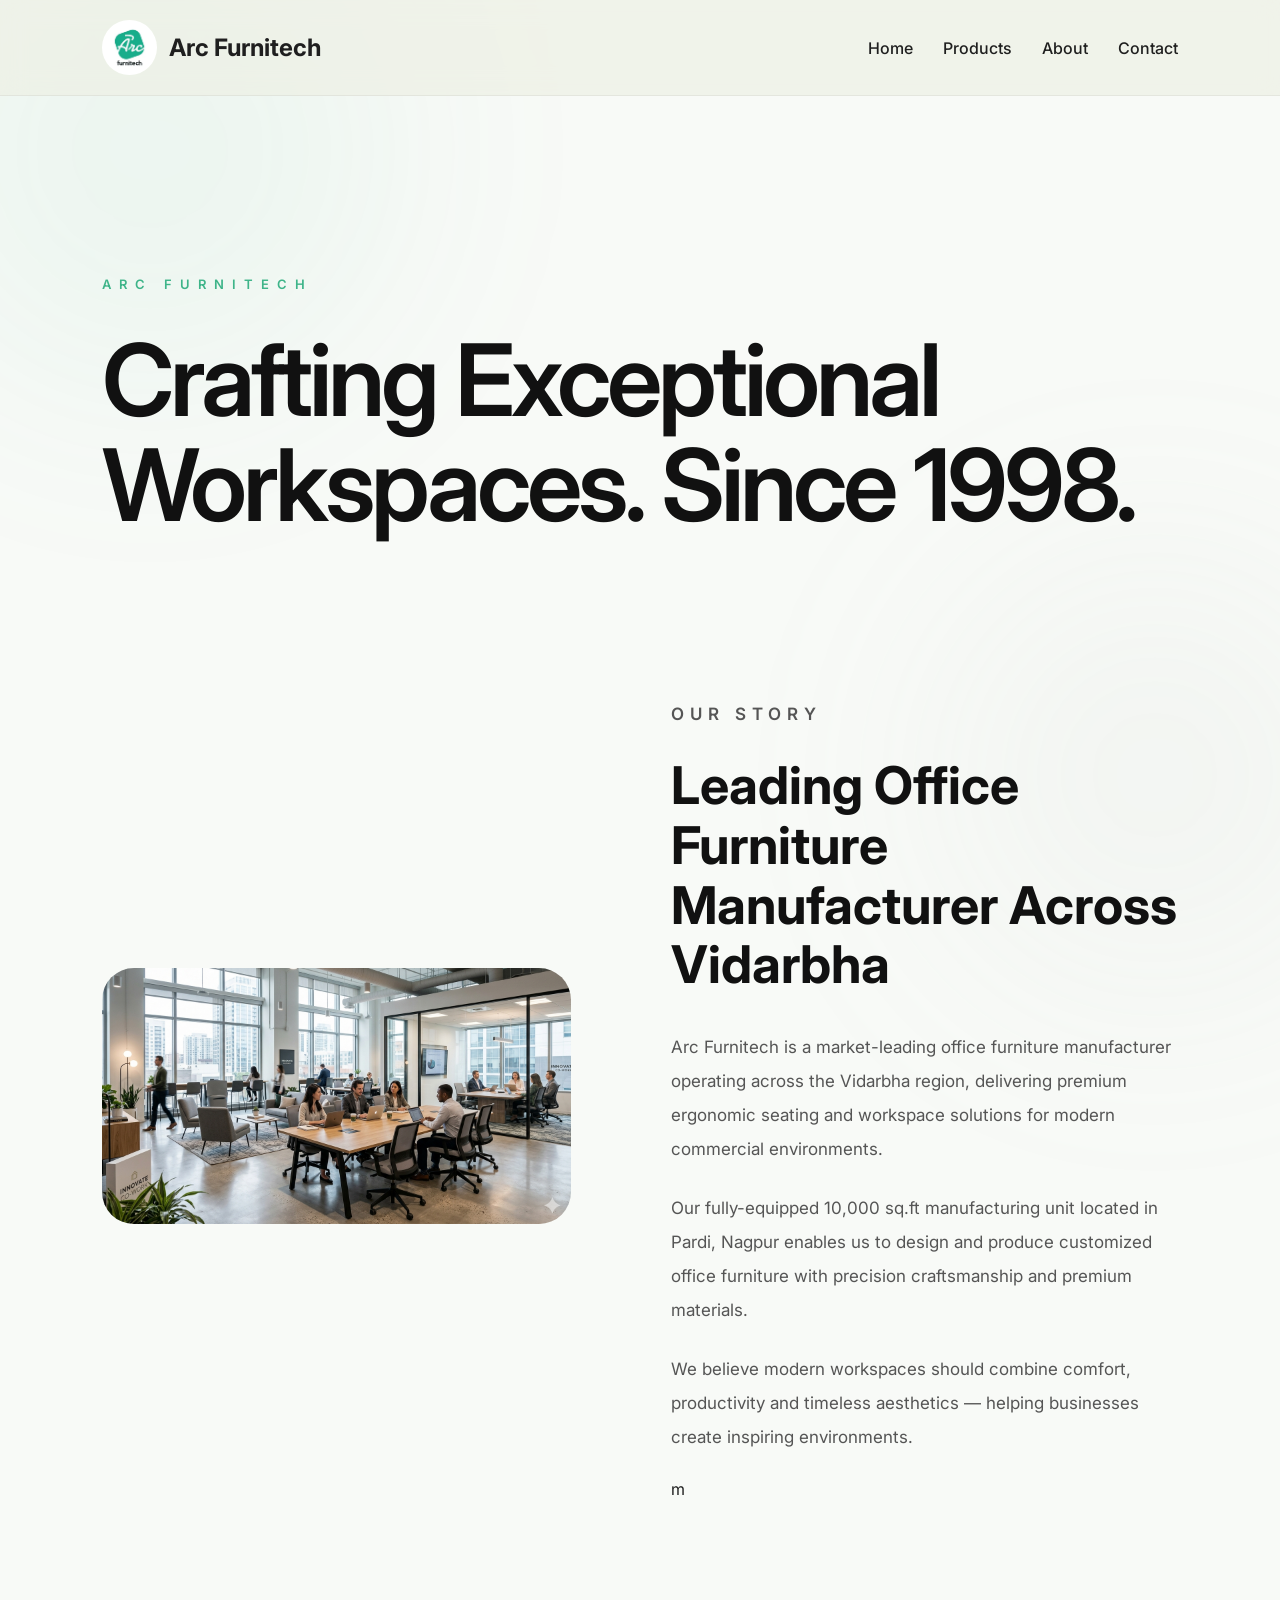
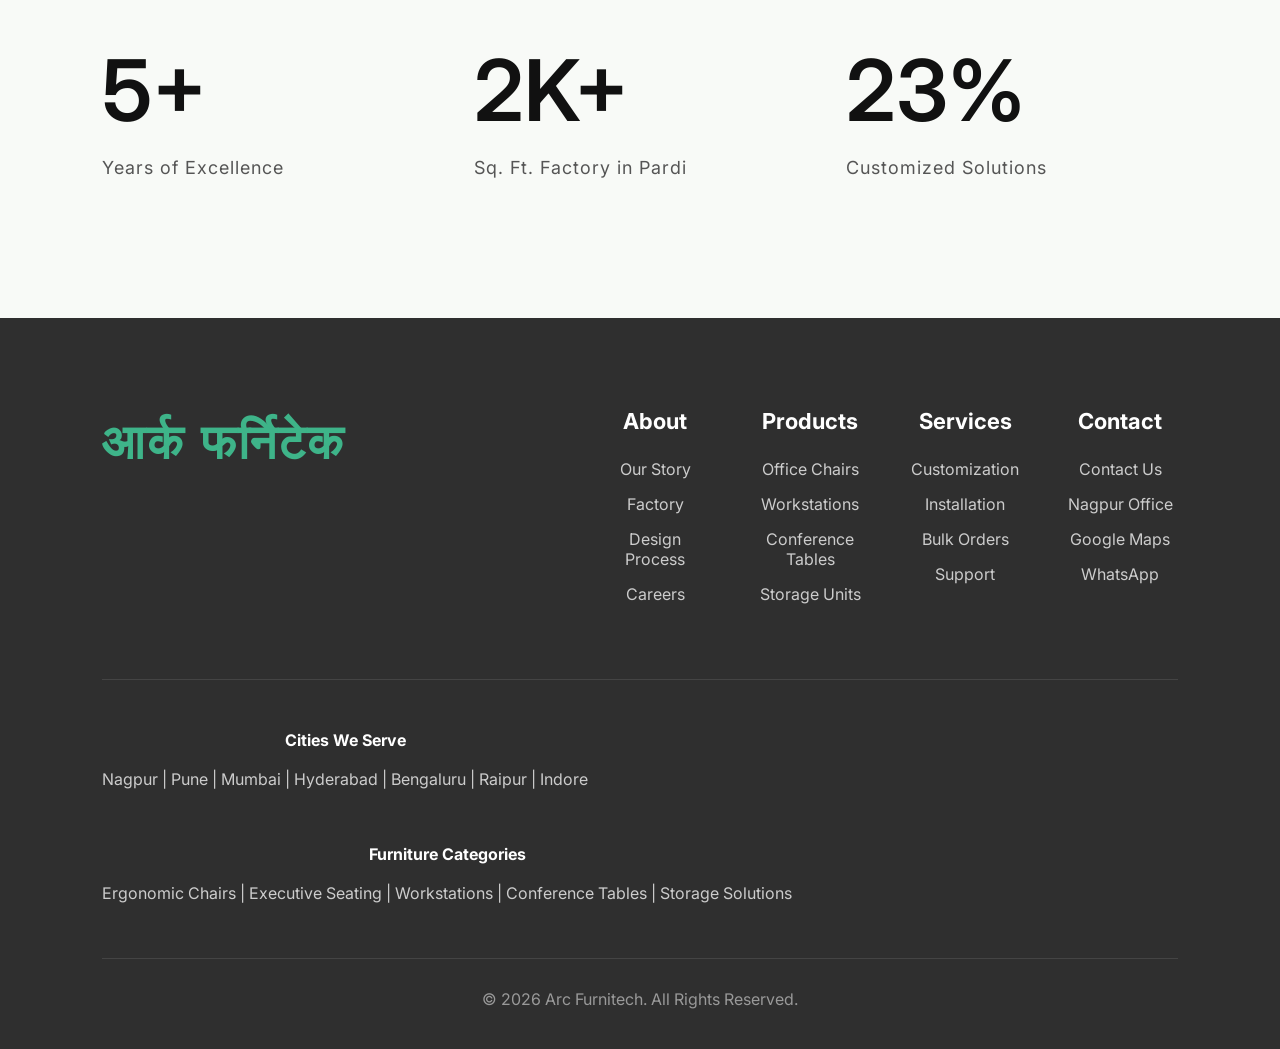
<file: about.html>
<!DOCTYPE html>
<html lang="en">

<head>

    <meta charset="UTF-8">
    <meta name="viewport" content="width=device-width, initial-scale=1.0">

    <title>About | Arc Furnitech</title>

    <!-- CSS -->
    <link rel="stylesheet" href="css/style.css">

    <!-- GOOGLE FONT -->
    <link href="https://fonts.googleapis.com/css2?family=Inter:wght@300;400;500;600;700&display=swap"
        rel="stylesheet">

</head>

<body>

    <!-- BACKGROUND BLUR SHAPES -->

    <div class="bg-shape shape-1"></div>
    <div class="bg-shape shape-2"></div>

    <!-- NAVBAR -->

    <nav class="navbar">

        <div class="logo">

            <img src="images/arclogo.webp" alt="logo">

            <h2>Arc Furnitech</h2>

        </div>

        <ul class="nav-links">

            <li><a href="index.html">Home</a></li>

            <li><a href="product.html">Products</a></li>

            <li><a href="about.html">About</a></li>

            <li><a href="contact.html">Contact</a></li>

        </ul>

        
    
    </nav>

    <!-- HERO -->

    <section class="about-hero fade-up">

        <p class="hero-mini-title">
            ARC FURNITECH
        </p>

        <h1>

            Crafting Exceptional <br>
            Workspaces. Since 1998.

        </h1>

    </section>

    <!-- STORY SECTION -->

    <section class="about-story fade-up">

        <!-- LEFT -->

        <div class="story-image">

            <img src="images/aboutimg.png" alt="Office Chair">

        </div>

        <!-- RIGHT -->

        <div class="story-content">

            <p class="story-small">
                OUR STORY
            </p>

            <h2>

                Leading Office Furniture
                Manufacturer Across Vidarbha

            </h2>

            <p>

                Arc Furnitech is a market-leading office
                furniture manufacturer operating across
                the Vidarbha region, delivering premium
                ergonomic seating and workspace solutions
                for modern commercial environments.

            </p>

            <p>

                Our fully-equipped 10,000 sq.ft manufacturing
                unit located in Pardi, Nagpur enables us to
                design and produce customized office furniture
                with precision craftsmanship and premium materials.

            </p>

            <p>

                We believe modern workspaces should combine
                comfort, productivity and timeless aesthetics —
                helping businesses create inspiring environments.

            </p>
m
        </div>

    </section>

    <!-- STATS -->

    <section class="stats-section fade-up">

        <div class="stat-box">

            <h2>
                <span class="counter" data-target="25">0</span>+
            </h2>

            <p>
                Years of Excellence
            </p>

        </div>

        <div class="stat-box">

            <h2>
                <span class="counter" data-target="10">0</span>K+
            </h2>

            <p>
                Sq. Ft. Factory in Pardi
            </p>

        </div>

        <div class="stat-box">

            <h2>
                <span class="counter" data-target="100">0</span>%
            </h2>

            <p>
                Customized Solutions
            </p>

        </div>

    </section>

    <!-- PREMIUM FOOTER -->

<footer class="premium-footer">

    <div class="footer-top">

        <!-- BRAND -->
       <div class="footer-brand">

    <!-- LANGUAGE SLIDER -->

    <div class="brand-slider">

        <div class="brand-track" id="brandTrack">

            <span>Arc Furnitech</span>

            <span>आर्क फर्निटेक</span>

            <span>ஆர்க் ஃபர்னிடெக்</span>

            <span>ఆర్క్ ఫర్నిటెక్</span>

            <span>આર્ક ફર્નિટેક</span>

        </div>

    </div>

    <p class="footer-brand-text">

        Premium office furniture crafted for
        modern workspaces and productivity.

    </p>

    <!-- SOCIAL ICONS -->

    <div class="footer-socials">

        <a href="#">
            <i class="fab fa-instagram"></i>
        </a>

        <a href="#">
            <i class="fab fa-facebook-f"></i>
        </a>

        <a href="#">
            <i class="fab fa-linkedin-in"></i>
        </a>

        <a href="#">
            <i class="fab fa-youtube"></i>
        </a>

    </div>

</div>
        

        <!-- LINKS -->

        <div class="footer-links">

            <!-- COLUMN 1 -->

            <div class="footer-column">

                <h3>About</h3>

                <a href="about.html">Our Story</a>
                <a href="#">Factory</a>
                <a href="#">Design Process</a>
                <a href="#">Careers</a>

            </div>

            <!-- COLUMN 2 -->

            <div class="footer-column">

                <h3>Products</h3>

                <a href="product.html">Office Chairs</a>
                <a href="#">Workstations</a>
                <a href="#">Conference Tables</a>
                <a href="#">Storage Units</a>

            </div>

            <!-- COLUMN 3 -->

            <div class="footer-column">

                <h3>Services</h3>

                <a href="#">Customization</a>
                <a href="#">Installation</a>
                <a href="#">Bulk Orders</a>
                <a href="#">Support</a>

            </div>

            <!-- COLUMN 4 -->

            <div class="footer-column">

                <h3>Contact</h3>

                <a href="contact.html">Contact Us</a>
                <a href="#">Nagpur Office</a>
                <a href="#">Google Maps</a>
                <a href="#">WhatsApp</a>

            </div>

        </div>

    </div>

    <!-- FOOTER BOTTOM -->

    <div class="footer-bottom">

        <div class="footer-cities">

            <h4>Cities We Serve</h4>

            <p>
                Nagpur | Pune | Mumbai | Hyderabad |
                Bengaluru | Raipur | Indore
            </p>

        </div>

        <div class="footer-categories">

            <h4>Furniture Categories</h4>

            <p>
                Ergonomic Chairs | Executive Seating |
                Workstations | Conference Tables |
                Storage Solutions
            </p>

        </div>

    </div>

    <!-- COPYRIGHT -->

    <div class="footer-copy">

        <p>
            © 2026 Arc Furnitech. All Rights Reserved.
        </p>

    </div>

</footer>

    <!-- JS -->

    <script src="js/script.js"></script>

</body>

</html>
</file>
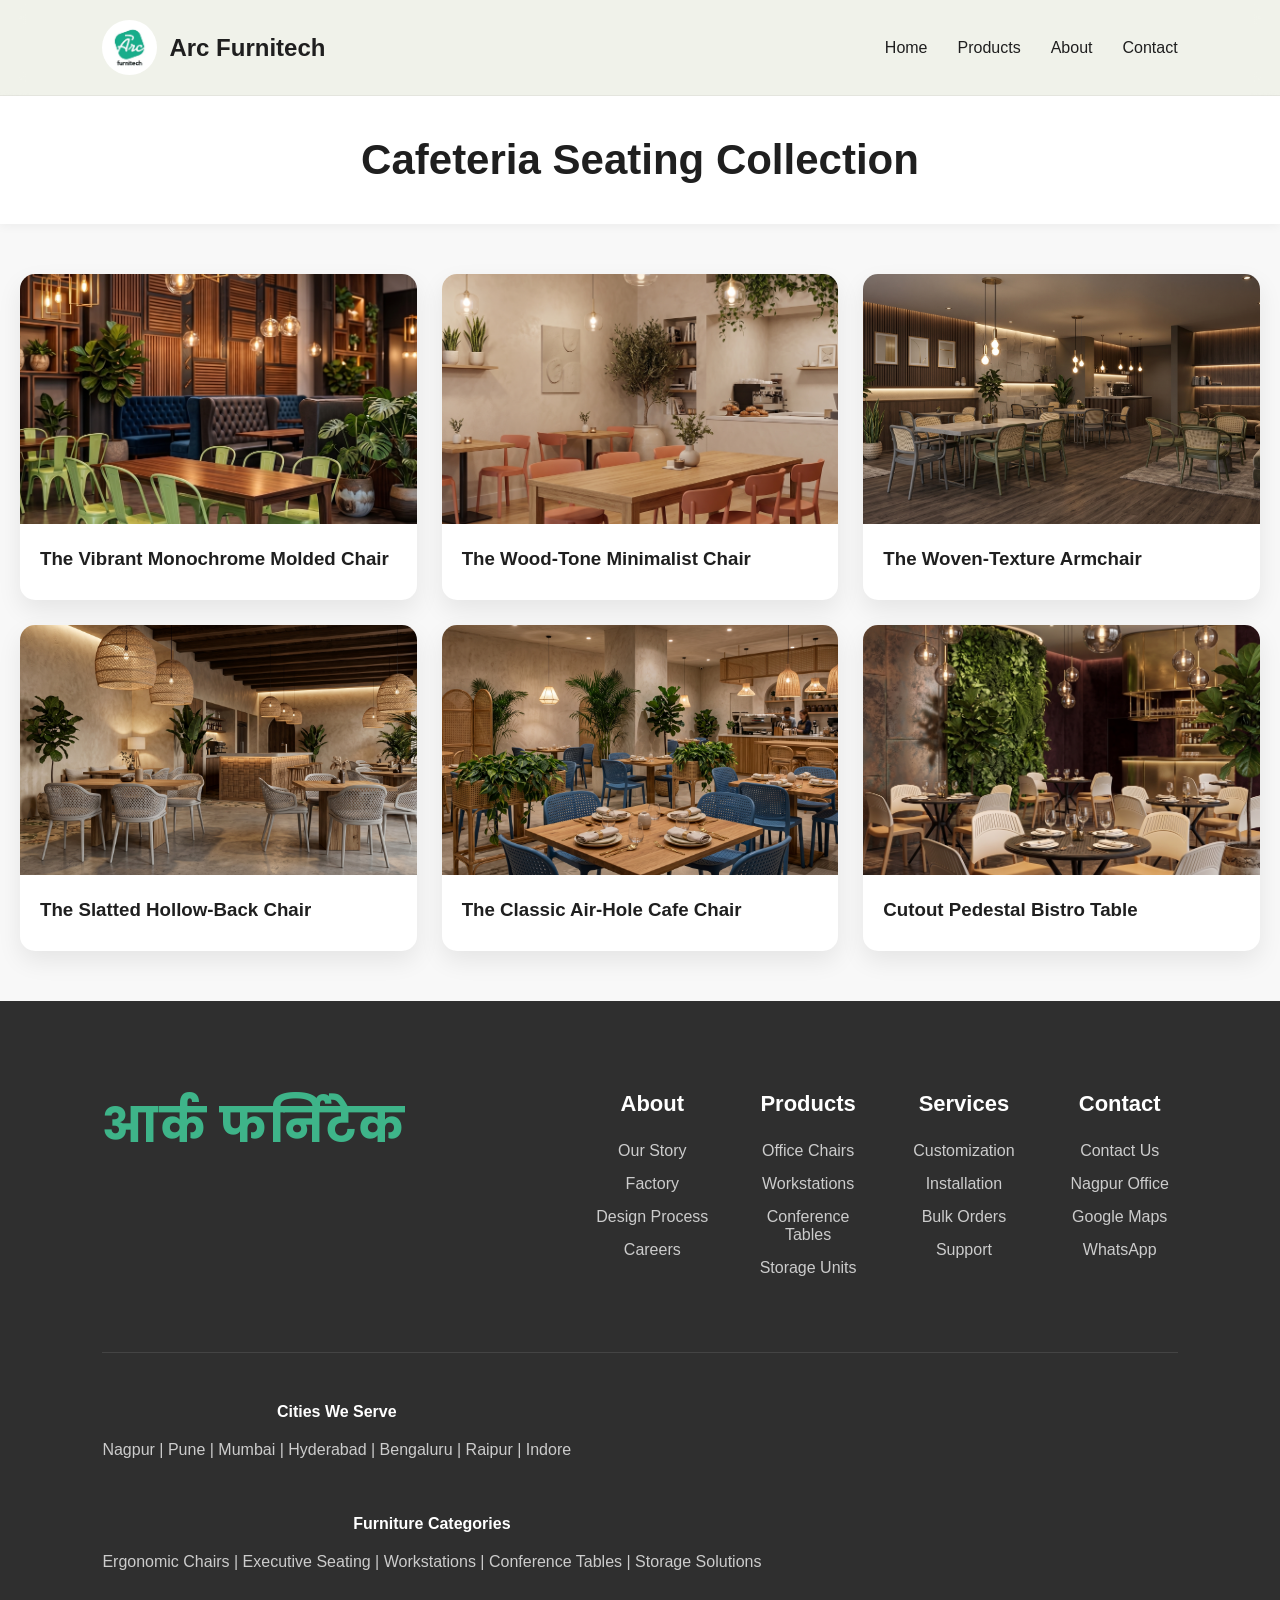
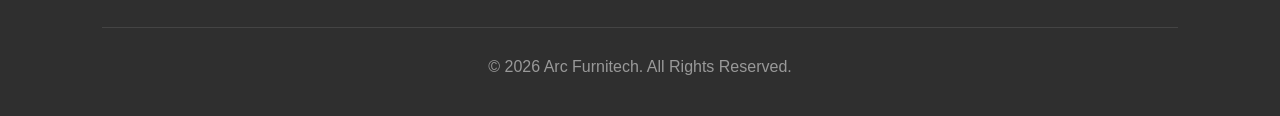
<file: Cafeteria.html>
<!DOCTYPE html>
<html lang="en">
<head>
<meta charset="UTF-8">
<meta name="viewport" content="width=device-width, initial-scale=1.0">

<title>Cafeteria Furniture</title>
<link rel="stylesheet" href="css/style.css">
    <link href="https://fonts.googleapis.com/css2?family=Poppins:wght@300;400;500;600;700&display=swap" rel="stylesheet">
    <link rel="stylesheet" href="https://cdnjs.cloudflare.com/ajax/libs/font-awesome/6.5.1/css/all.min.css">


<style>

*{
margin:0;
padding:0;
box-sizing:border-box;
font-family:Arial,sans-serif;
}

body{
background:#f8f8f8;
}

/* HEADER */

header{
padding:40px;
text-align:center;
background:white;
box-shadow:0 2px 10px rgba(0,0,0,.05);
}

header h1{
font-size:42px;
}

/* TEMPLATE GRID */

.template-grid{
max-width:1400px;
margin:auto;
padding:50px 20px;
display:grid;
grid-template-columns:repeat(auto-fit,minmax(300px,1fr));
gap:25px;
}

.card{
background:white;
border-radius:15px;
overflow:hidden;
cursor:pointer;
transition:.4s;
box-shadow:0 10px 25px rgba(0,0,0,.08);
}

.card:hover{
transform:translateY(-10px);
}

.card img{
width:100%;
height:250px;
object-fit:cover;
}

.card-content{
padding:20px;
}

.card-content h3{
margin-bottom:10px;
}

.card-content p{
color:#666;
line-height:1.6;
}

/* DETAIL PAGE */

.detail-page{
display:none;
max-width:1200px;
margin:auto;
padding:50px 20px;
}

.back-btn{
    background:none;
    border:none;
    color:#3DB79F;
    font-size:22px;
    font-weight:700;
    font-family:'Poppins',sans-serif;
    cursor:pointer;
    padding:0;
    margin-bottom:40px;
    display:flex;
    align-items:center;
    gap:10px;
}

.back-btn:hover{
    color:#2f9c87;
}

.hero-image{
width:100%;
height:500px;
object-fit:cover;
border-radius:20px;
}

.hero-container{
    width:100%;
    margin-bottom:20px;
}

#heroVideo{
    width:100%;
    height:500px;
    object-fit:cover;
    border-radius:20px;
}

.detail-title{
font-size:40px;
margin:25px 0;
}

.features{
display:grid;
grid-template-columns:repeat(auto-fit,minmax(250px,1fr));
gap:20px;
margin-top:30px;
}

.feature{
background:white;
padding:20px;
border-radius:15px;
box-shadow:0 5px 15px rgba(0,0,0,.06);
}

.gallery{
display:grid;
grid-template-columns:repeat(auto-fit,minmax(250px,1fr));
gap:20px;
margin-top:40px;
}

.gallery img{
width:100%;
height:250px;
object-fit:cover;
border-radius:15px;
}

</style>
</head>

<body>

<!-- NAVBAR -->
    <nav class="navbar">
        <div class="logo">
            <img src="images/arclogo.webp" alt="Logo">
            <h2>Arc Furnitech</h2>
        </div>
        <ul class="nav-links">
            <li><a href="index.html">Home</a></li>
            <li><a href="product.html">Products</a></li>
            <li><a href="about.html">About</a></li>
            <li><a href="contact.html">Contact</a></li>
        </ul>
    </nav>

<header>
<h1>Cafeteria Seating Collection</h1>
</header>

<!-- TEMPLATE SECTION -->

<section id="templates">

<div class="template-grid">

<div class="card" onclick="openLayout('corporate')">
<img src="images\cafeteria\image1.png">
<div class="card-content">
<h3>The Vibrant Monochrome Molded Chair</h3>
</div>
</div>

<div class="card" onclick="openLayout('premium')">
<img src="images\cafeteria\image2.png">
<div class="card-content">
<h3>The Wood-Tone Minimalist Chair</h3>
</div>
</div>

<div class="card" onclick="openLayout('foodcourt')">
<img src="images\cafeteria\image3.png">
<div class="card-content">
<h3>The Woven-Texture Armchair</h3>
</div>
</div>

<div class="card" onclick="openLayout('outdoor')">
<img src="images\cafeteria\image4.png">
<div class="card-content">
<h3>The Slatted Hollow-Back Chair</h3>
</div>
</div>

<div class="card" onclick="openLayout('breakout')">
<img src="images\cafeteria\image6.png">
<div class="card-content">
<h3>The Classic Air-Hole Cafe Chair</h3>
</div>
</div>

<div class="card" onclick="openLayout('coffee')">
<img src="images\cafeteria\image5.png">
<div class="card-content">
<h3>Cutout Pedestal Bistro Table</h3>
</div>
</div>

</div>

</section>

<!-- DETAIL VIEW -->

<section id="detailPage" class="detail-page">

<button class="back-btn" onclick="goBack()">
    <span>← Back</span>
</button>

<div class="hero-container">
 <video
    id="heroVideo"
    class="hero-image"
    autoplay
    muted
    loop
    playsinline
    oncontextmenu="return false">
</video>
</div>

<h2 id="title" class="detail-title"></h2>

<p id="description"></p>

<div id="features" class="features"></div>

<div id="gallery" class="gallery"></div>

</section>

<script>

const layouts={

corporate:{
title:"Vibrant Monochrome Molded Chair Cafeteria",
video:"videos/cafeChair1.2.mp4",
description:" Features a one-piece, seamless molded construction with a solid, striking color. The bright green acts as a bold accent piece against neutral backgrounds.",
features:[
"Vibrant Color",
"One-Piece Design",
"Easy Cleaning",
"Indoor/Outdoor Versatility"
],
gallery:[
"images/cafeteria/cafechair2.jpg",
"images/cafeteria/cafechair1.png",
"images/cafeteria/cafechair3.png"
]
},

premium:{
title:"Wood-Tone Minimalist Chair",
video:"videos/cafeChair1.1.mp4",
description:"Design: Combines the sleek, smooth lines of modern plastic with a light brown, wood-inspired finish. It offers the warm aesthetic of wood with the durability and lightweight nature of plastic.",
features:[
"Warm Wood-Tone",
"Curved Shell",
"Wipe-Clean Surface",
"Lightweight Build"
],
gallery:[
"images/cafeteria/cafechair4.png",
"images/cafeteria/cafechair5.jpeg",
"images/cafeteria/cafechair6.png"
]
},

foodcourt:{
title:"Woven-Texture Armchair",
image:"images/foodcourt.jpg",
description:"Design: Features a beautifully crafted woven texture on the seat and back, mimicking traditional rattan or wicker, but made from durable plastic. Includes integrated armrests for enhanced comfort.",
features:[
"Woven Texture",
"Supportive Armrests",
"Weather-Resistant",
"Breathable Seat"
],
gallery:[
"images/cafeteria/cafechair7.png",
"images/cafeteria/cafechair8.jpeg"
]
},

outdoor:{
title:"Slatted Hollow-Back Chair",
image:"images/outdoor.jpg",
description:"Design: Features vertical slats or a hollowed-out backrest, often drawing inspiration from traditional Victorian cafe chairs but executed in modern plastic. The contrasting dark legs add a contemporary touch.",
features:[
"Geometric Cutouts",
"Stackable Design",
"Contrasting Legs",
"Flexible Support"
],
gallery:[
"images/cafeteria/cafechair9.jpeg",
"images/cafeteria/cafechair10.jpg"
]
},

breakout:{
title:"Classic Air-Hole Cafe Chair",
image:"images/breakout.jpg",
description:"Design: The classic, commercial-grade stackable chair featuring evenly distributed small circular holes. This is a staple in the furniture industry for high-traffic areas.",
features:[
"Ventilated Design",
"Quick Drainage",
"Stackable Storage",
"Commercial Grade"
],
gallery:[
"images/cafeteria/cafechair12.png",
"images/cafeteria/cafechair11.png"
]
},

coffee:{
title:"Cutout Pedestal Bistro Table",
image:"images/coffee.jpg",
description:"This table features a bold, modern industrial design. The perfectly round tabletop is characterized by its uniform, dense perforations (small cut-out holes), which create a striking geometric pattern.",
features:[
"Pedestal Base",
"Round Tables",
"Compact Design",
"Premium Feel"
],
gallery:[
"images/cafeteria/cafechair13.jpg",
"images/coffee2.jpg"
]
}

};

function openLayout(layout){

const data=layouts[layout];

document.getElementById('templates').style.display='none';

document.getElementById('detailPage').style.display='block';

const video = document.getElementById("heroVideo");

video.src = data.video;

video.load();

document.getElementById('title').innerHTML=data.title;

document.getElementById('description').innerHTML=data.description;

let features='';

data.features.forEach(item=>{
features+=`<div class="feature">${item}</div>`;
});

document.getElementById('features').innerHTML=features;

let gallery='';

data.gallery.forEach(img=>{
gallery+=`<img src="${img}">`;
});

document.getElementById('gallery').innerHTML=gallery;

history.pushState(
{layout},
"",
"?layout="+layout
);

window.scrollTo(0,0);

}

function goBack(){

document.getElementById('templates').style.display='block';

document.getElementById('detailPage').style.display='none';

history.pushState(
{},
"",
window.location.pathname
);

}

window.onload=()=>{

const params=new URLSearchParams(window.location.search);

const layout=params.get('layout');

if(layout && layouts[layout]){

openLayout(layout);

}

};

</script>


    <!-- PREMIUM FOOTER -->
    <footer class="premium-footer">
        <div class="footer-top">
            <div class="footer-brand">
                <div class="brand-slider">
                    <div class="brand-track" id="brandTrack">
                        <span>Arc Furnitech</span>
                        <span>आर्क फर्निटेक</span>
                        <span>ஆர்க் ஃபர்னிடெக்</span>
                        <span>ఆర్క్ ఫర్నిటెక్</span>
                        <span>આર્ક ફર્નિટેક</span>
                    </div>
                </div>
                <p class="footer-brand-text">Premium office furniture crafted for modern workspaces and productivity.</p>
                <div class="footer-socials">
                    <a href="#"><i class="fab fa-instagram"></i></a>
                    <a href="#"><i class="fab fa-facebook-f"></i></a>
                    <a href="#"><i class="fab fa-linkedin-in"></i></a>
                    <a href="#"><i class="fab fa-youtube"></i></a>
                </div>
            </div>
            <div class="footer-links">
                <div class="footer-column"><h3>About</h3><a href="about.html">Our Story</a><a href="#">Factory</a><a href="#">Design Process</a><a href="#">Careers</a></div>
                <div class="footer-column"><h3>Products</h3><a href="product.html">Office Chairs</a><a href="#">Workstations</a><a href="#">Conference Tables</a><a href="#">Storage Units</a></div>
                <div class="footer-column"><h3>Services</h3><a href="#">Customization</a><a href="#">Installation</a><a href="#">Bulk Orders</a><a href="#">Support</a></div>
                <div class="footer-column"><h3>Contact</h3><a href="contact.html">Contact Us</a><a href="#">Nagpur Office</a><a href="#">Google Maps</a><a href="#">WhatsApp</a></div>
            </div>
        </div>
        <div class="footer-bottom">
            <div class="footer-cities"><h4>Cities We Serve</h4><p>Nagpur | Pune | Mumbai | Hyderabad | Bengaluru | Raipur | Indore</p></div>
            <div class="footer-categories"><h4>Furniture Categories</h4><p>Ergonomic Chairs | Executive Seating | Workstations | Conference Tables | Storage Solutions</p></div>
        </div>
        <div class="footer-copy"><p>© 2026 Arc Furnitech. All Rights Reserved.</p></div>
    </footer>

    <script src="js/script.js"></script>
</body>
</html>
</file>
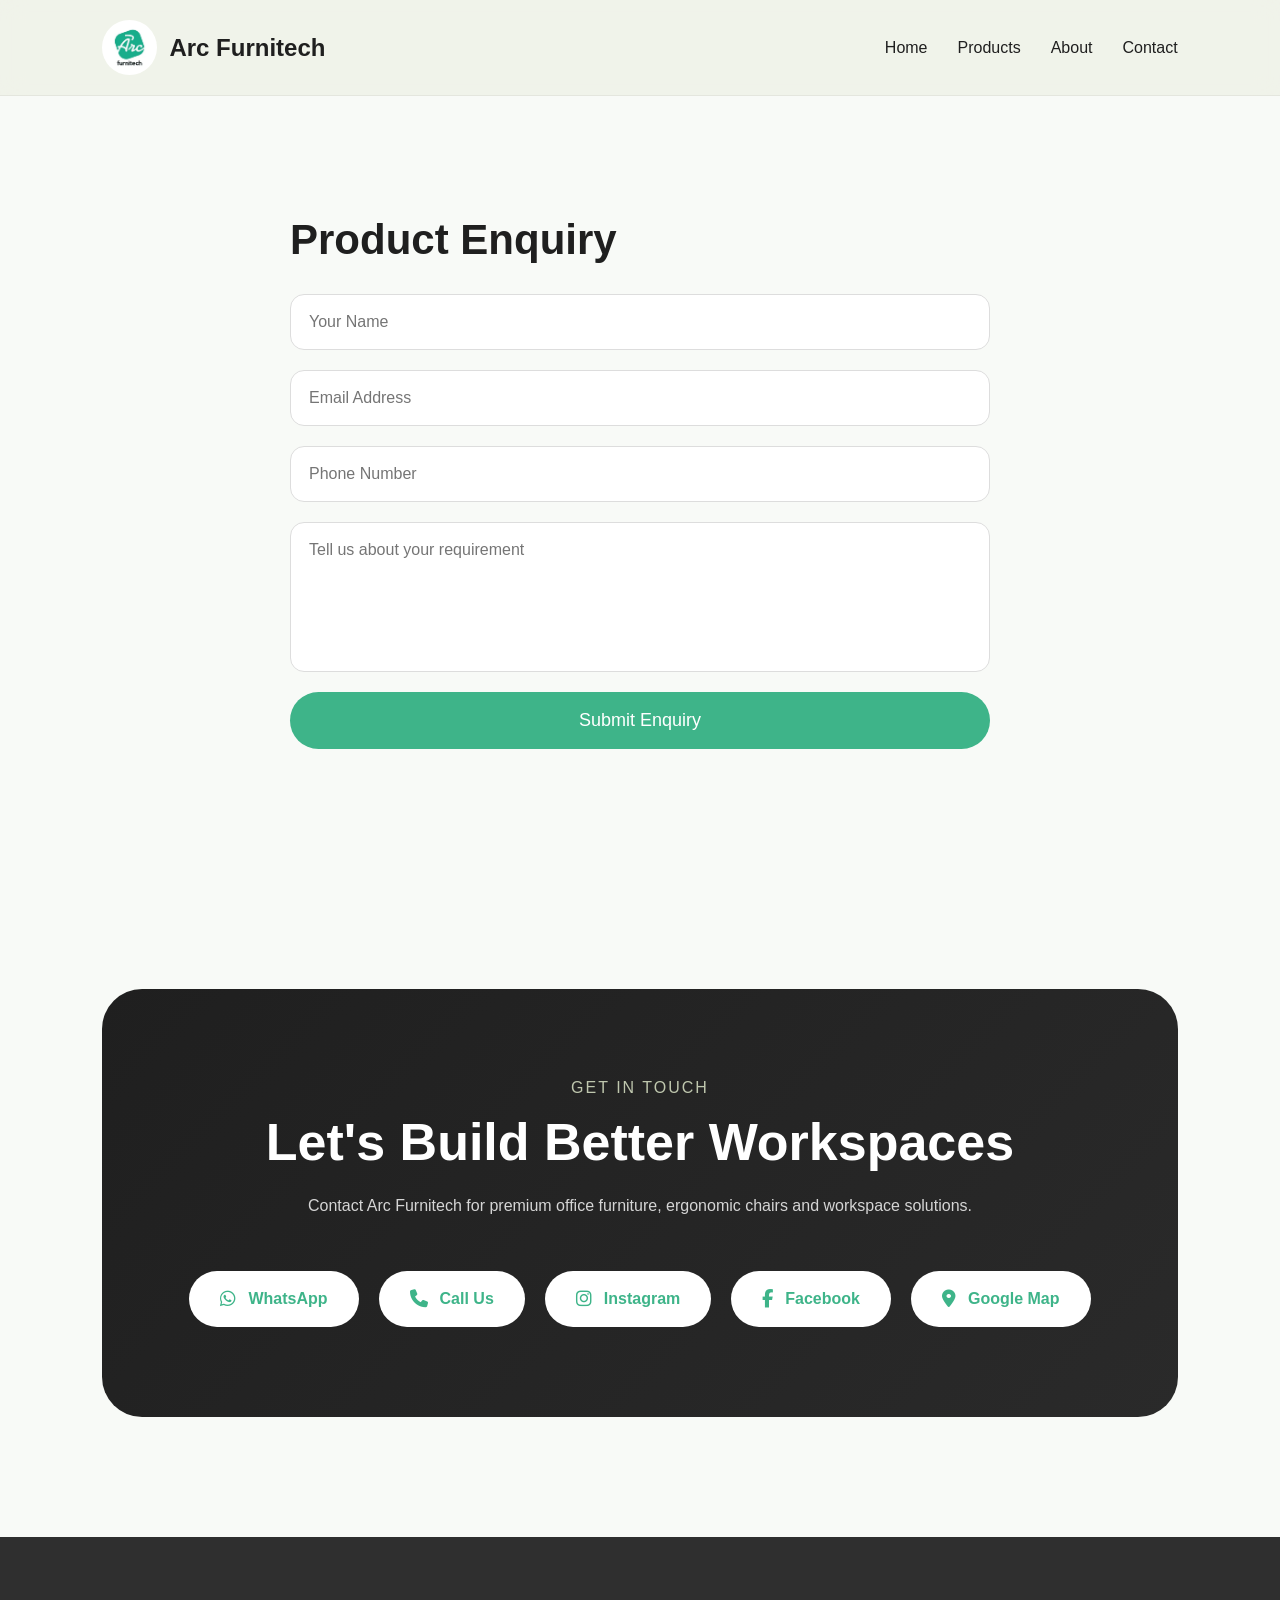
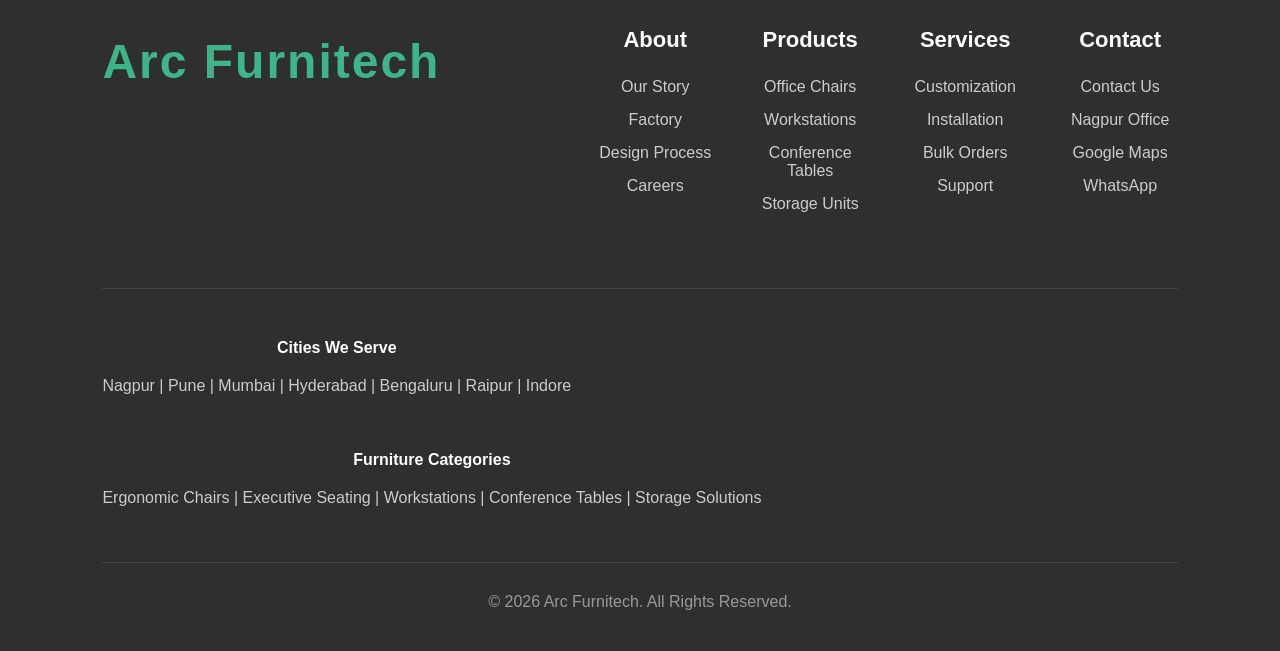
<file: contact.html>
<!DOCTYPE html>
<html lang="en">

<head>

    <meta charset="UTF-8">
    <meta name="viewport" content="width=device-width, initial-scale=1.0">

    <title>Contact | Arc Furnitech</title>

    <link rel="stylesheet" href="css/style.css">

    <link rel="stylesheet"
        href="https://cdnjs.cloudflare.com/ajax/libs/font-awesome/6.5.1/css/all.min.css">

</head>

<body>

    <nav class="navbar">

        <div class="logo">
            <img src="images/arclogo.webp">
            <h2>Arc Furnitech</h2>
        </div>

        <ul class="nav-links">
            <li><a href="index.html">Home</a></li>
            <li><a href="product.html">Products</a></li>
            <li><a href="about.html">About</a></li>
            <li><a href="contact.html">Contact</a></li>
        </ul>

        
    </nav>

    <section class="enquiry-section">

    <div class="enquiry-box">

        <h2>Product Enquiry</h2>

        <form>

            <input type="text"
                placeholder="Your Name">

            <input type="email"
                placeholder="Email Address">

            <input type="tel"
                placeholder="Phone Number">

            <textarea
                placeholder="Tell us about your requirement"></textarea>

            <button type="submit">
                Submit Enquiry
            </button>

        </form>

    </div>

</section>

    

    <!-- CONTACT SECTION -->

<section class="contact" id="contact">

    <div class="contact-box">

        <p class="contact-small">
            GET IN TOUCH
        </p>

        <h2>
            Let's Build Better Workspaces
        </h2>

        <p class="contact-text">

            Contact Arc Furnitech for premium office
            furniture, ergonomic chairs and workspace
            solutions.

        </p>

        <!-- BUTTONS -->

        <div class="contact-buttons">

            <!-- WHATSAPP -->

            <a href="https://wa.me/918767985694"
                target="_blank"
                class="contact-btn whatsapp">

                <i class="fab fa-whatsapp"></i>
                WhatsApp

            </a>

            <!-- CALL -->

            <a href="tel:+918767985694"
                class="contact-btn call">

                <i class="fas fa-phone"></i>
                Call Us

            </a>

            <!-- INSTAGRAM -->

            <a href="https://instagram.com/"
                target="_blank"
                class="contact-btn instagram">

                <i class="fab fa-instagram"></i>
                Instagram

            </a>

            <!-- FACEBOOK -->

            <a href="https://facebook.com/"
                target="_blank"
                class="contact-btn facebook">

                <i class="fab fa-facebook-f"></i>
                Facebook

            </a>

            <!-- GOOGLE MAP -->

            <a href="https://www.google.com/maps/dir//Arc+Furnitech+Showroom,+Metro+Pillar+No.+152,+Arya+Samaj+Mandir,+4,+Central+Ave,+opp.+Hotel+Skylark,+Lodhipura,+Nagpur,+Maharashtra+440018/@21.1089422,79.075803,15z/data=!4m8!4m7!1m0!1m5!1m1!1s0x3bd4c19f94f7dad9:0x3b8cb7c271e0cc0d!2m2!1d79.0970792!2d21.1522766?entry=ttu&g_ep=EgoyMDI2MDUyMC4wIKXMDSoASAFQAw%3D%3D"
                target="_blank"
                class="contact-btn map">

                <i class="fas fa-location-dot"></i>
                Google Map

            </a>

        </div>

    </div>

</section>

<!-- PREMIUM FOOTER -->

<footer class="premium-footer">

    <div class="footer-top">

        <!-- BRAND -->
       <div class="footer-brand">

    <!-- LANGUAGE SLIDER -->

    <div class="brand-slider">

        <div class="brand-track" id="brandTrack">

            <span>Arc Furnitech</span>

            <span>आर्क फर्निटेक</span>

            <span>ஆர்க் ஃபர்னிடெக்</span>

            <span>ఆర్క్ ఫర్నిటెక్</span>

            <span>આર્ક ફર્નિટેક</span>

        </div>

    </div>

    <p class="footer-brand-text">

        Premium office furniture crafted for
        modern workspaces and productivity.

    </p>

    <!-- SOCIAL ICONS -->

    <div class="footer-socials">

        <a href="#">
            <i class="fab fa-instagram"></i>
        </a>

        <a href="#">
            <i class="fab fa-facebook-f"></i>
        </a>

        <a href="#">
            <i class="fab fa-linkedin-in"></i>
        </a>

        <a href="#">
            <i class="fab fa-youtube"></i>
        </a>

    </div>

</div>
        

        <!-- LINKS -->

        <div class="footer-links">

            <!-- COLUMN 1 -->

            <div class="footer-column">

                <h3>About</h3>

                <a href="about.html">Our Story</a>
                <a href="#">Factory</a>
                <a href="#">Design Process</a>
                <a href="#">Careers</a>

            </div>

            <!-- COLUMN 2 -->

            <div class="footer-column">

                <h3>Products</h3>

                <a href="product.html">Office Chairs</a>
                <a href="#">Workstations</a>
                <a href="#">Conference Tables</a>
                <a href="#">Storage Units</a>

            </div>

            <!-- COLUMN 3 -->

            <div class="footer-column">

                <h3>Services</h3>

                <a href="#">Customization</a>
                <a href="#">Installation</a>
                <a href="#">Bulk Orders</a>
                <a href="#">Support</a>

            </div>

            <!-- COLUMN 4 -->

            <div class="footer-column">

                <h3>Contact</h3>

                <a href="contact.html">Contact Us</a>
                <a href="#">Nagpur Office</a>
                <a href="#">Google Maps</a>
                <a href="#">WhatsApp</a>

            </div>

        </div>

    </div>

    <!-- FOOTER BOTTOM -->

    <div class="footer-bottom">

        <div class="footer-cities">

            <h4>Cities We Serve</h4>

            <p>
                Nagpur | Pune | Mumbai | Hyderabad |
                Bengaluru | Raipur | Indore
            </p>

        </div>

        <div class="footer-categories">

            <h4>Furniture Categories</h4>

            <p>
                Ergonomic Chairs | Executive Seating |
                Workstations | Conference Tables |
                Storage Solutions
            </p>

        </div>

    </div>

    <!-- COPYRIGHT -->

    <div class="footer-copy">

        <p>
            © 2026 Arc Furnitech. All Rights Reserved.
        </p>

    </div>

</footer>
    
</body>
</html>
</file>
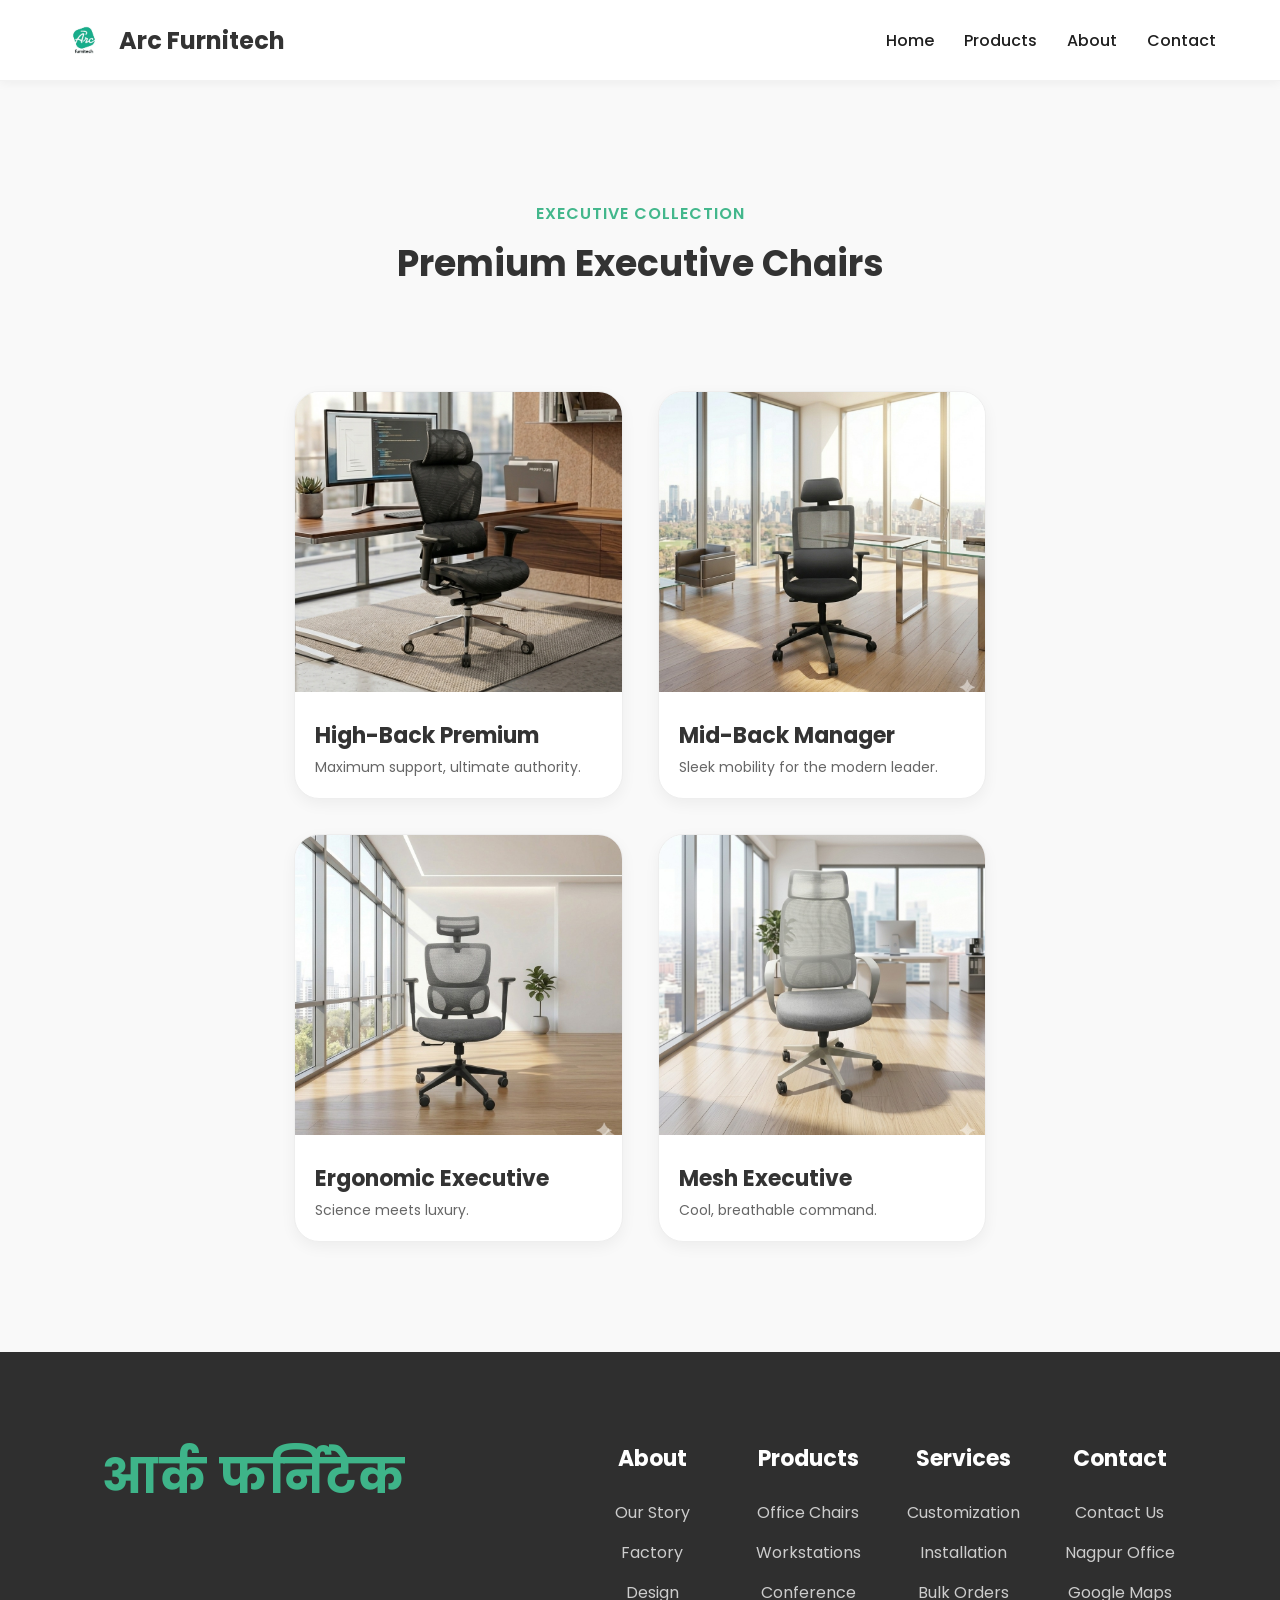
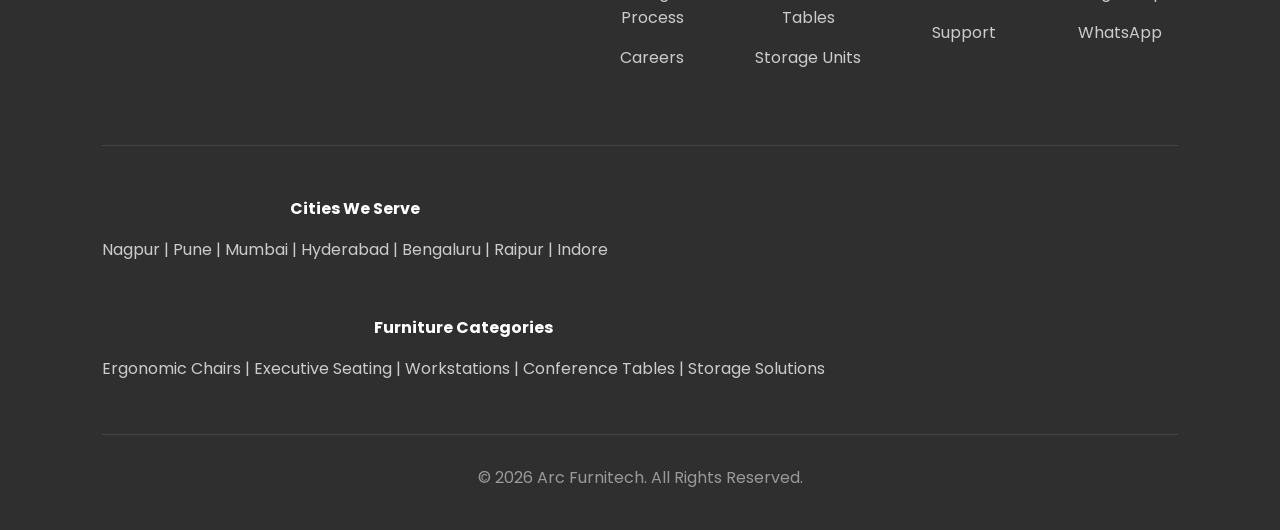
<file: ExecutiveChair.html>
<!DOCTYPE html>
<html lang="en">
<head>
    <meta charset="UTF-8">
    <meta name="viewport" content="width=device-width, initial-scale=1.0">
    <title>Workstations | Arc Furnitech</title>
    <link rel="stylesheet" href="css/style.css">
    <link href="https://fonts.googleapis.com/css2?family=Poppins:wght@300;400;500;600;700&display=swap" rel="stylesheet">
    <link rel="stylesheet" href="https://cdnjs.cloudflare.com/ajax/libs/font-awesome/6.5.1/css/all.min.css">
    <style>
        /* --- GLOBAL RESETS --- */
        * {
            margin: 0;
            padding: 0;
            box-sizing: border-box;
            font-family: 'Poppins', sans-serif;
        }

        body {
            background-color: #f9f9f9;
            color: #333;
            overflow-x: hidden;
        }

        a { text-decoration: none; color: inherit; }
        ul { list-style: none; }

        /* --- NAVBAR STYLES --- */
        .navbar {
            display: flex;
            justify-content: space-between;
            align-items: center;
            padding: 20px 5%;
            background: white;
            box-shadow: 0 2px 10px rgba(0,0,0,0.05);
            position: sticky;
            top: 0;
            z-index: 1000;
        }

        .navbar .logo {
            display: flex;
            align-items: center;
            gap: 15px;
        }

        .navbar .logo img {
            height: 40px;
            width: auto;
        }

        .navbar .logo h2 {
            font-size: 24px;
            color: #333;
        }

        .nav-links {
            display: flex;
            gap: 30px;
        }

        .nav-links a {
            font-weight: 500;
            transition: color 0.3s;
        }

        .nav-links a:hover {
            color: #43b78c;
        }

        /* --- SECTION TITLES --- */
        .section-title {
            text-align: center;
            padding: 120px 20px 40px;
        }

        .section-title p {
            color: #43b78c;
            font-weight: 600;
            letter-spacing: 1px;
            margin-bottom: 10px;
        }

        .section-title h2 {
            font-size: 36px;
            font-weight: 700;
        }

        /* --- GRID VIEW --- */
         .exec-grid {
            display: grid;
            grid-template-columns: repeat(2, 1fr);
            gap: 35px;
            justify-content: center;
            padding-bottom: 60px;
            max-width: 70%;
            margin: 0 auto;
        }

        .exec-card {
            background: white;
            border-radius: 25px;
            overflow: hidden;
            box-shadow: 0 5px 15px rgba(0,0,0,0.05);
            transition: transform 0.3s ease, box-shadow 0.3s ease;
            cursor: pointer;
            border: 1px solid #eee;
        }

        .exec-card:hover {
            transform: translateY(-5px);
            box-shadow: 0 10px 25px rgba(0,0,0,0.1);
        }

        .exec-card img {
            width: 100%;
            height: 300px;
            object-fit: cover;
            background-color: #f0f0f0;
        }

        .exec-card h3 {
            padding: 20px 20px 5px;
            font-size: 22px;
        }

        .exec-card p {
            padding: 0 20px 20px;
            color: #666;
            font-size: 14px;
        }

        /* --- PRODUCT DETAIL VIEW --- */
        .product-detail {
            display: none; /* Hidden by default */
            padding: 40px 20px;
            background: white;
            min-height: 100vh;
        }

        .exec-detail-container {
            display: grid;
            grid-template-columns: 1fr 1fr;
            gap: 60px;
            align-items: start;
            max-width: 1200px;
            margin: auto;
        }

        /* Gallery */
        .product-gallery {
            width: 100%;
        }

        .main-display {
            background: #eef7f3;
            border-radius: 30px;
            overflow: hidden;
            height: 500px;
            display: flex;
            align-items: center;
            justify-content: center;
            border: 1px solid #e1e1e1;
        }

        .main-display img, 
        .main-display video {
            width: 100%;
            height: 100%;
            object-fit: contain;
            display: block;
        }

        .thumbnail-gallery {
            display: flex;
            justify-content: center;
            gap: 15px;
            margin-top: 25px;
            flex-wrap: wrap;
        }

        .thumb {
            width: 80px;
            height: 80px;
            object-fit: cover;
            border-radius: 12px;
            cursor: pointer;
            border: 2px solid transparent;
            background: #fff;
            box-shadow: 0 2px 5px rgba(0,0,0,0.1);
            transition: all 0.2s;
        }

        .thumb:hover {
            opacity: 0.8;
        }

        .thumb.active, 
        .video-thumb.active {
            border-color: #43b78c;
            transform: scale(1.05);
        }

        .video-thumb {
            width: 80px;
            height: 80px;
            border-radius: 12px;
            background: #43b78c;
            color: white;
            display: flex;
            justify-content: center;
            align-items: center;
            font-size: 24px;
            cursor: pointer;
            border: 2px solid transparent;
            transition: all 0.2s;
        }

        /* Product Info */
        .product-info h1 {
            font-size: 48px;
            line-height: 1.1;
            margin-bottom: 15px;
            color: #222;
        }

        .subtitle {
            color: #43b78c;
            font-size: 24px;
            font-weight: 600;
            margin-bottom: 25px;
        }

        .product-info > p {
            line-height: 1.6;
            color: #555;
            margin-bottom: 30px;
            font-size: 16px;
        }

        /* --- UPDATED STYLES --- */
        .enquire-btn {
            display: block; /* Changed to block for centering */
            margin: 20px auto 0; /* Centers horizontally with top margin */
            width: fit-content; /* Prevents it from stretching full width */
            padding: 10px 25px; /* Smaller padding */
            background: #43b78c;
            color: white;
            text-decoration: none;
            border-radius: 50px;
            font-weight: 600;
            font-size: 14px; /* Smaller font size */
            transition: background 0.3s;
        }

        .enquire-btn:hover {
            background: #369670;
        }

        .back-link {
            margin-bottom: 20px; /* Spacing for the link inside the info box */
            display: block;
        }

        .back-link a {
            color: #43b78c;
            font-weight: 600;
            font-size: 16px;
            display: inline-flex;
            align-items: center;
            gap: 8px;
        }

        .back-link a:hover {
            text-decoration: underline;
        }
    </style>
</head>
<body>

    <!-- NAVBAR -->
    <nav class="navbar">
        <div class="logo">
            <!-- Using a placeholder since local image won't load -->
            <img src="images/arclogo.webp" alt="Logo">
            <h2>Arc Furnitech</h2>
        </div>
        <ul class="nav-links">
            <li><a href="index.html">Home</a></li>
            <li><a href="product.html">Products</a></li>
            <li><a href="about.html">About</a></li>
            <li><a href="contact.html">Contact</a></li>
        </ul>
    </nav>

    <!-- GRID VIEW SECTION -->
    <section id="executive-grid-view">
        <div class="section-title">
            <p>EXECUTIVE COLLECTION</p>
            <h2>Premium Executive Chairs</h2>
        </div>

        <div class="exec-grid">
            <!-- CARD 1 -->
            <div class="exec-card" data-target="high-back">
                <img src="images/AdjustableChair4.png">
                <h3>High-Back Premium</h3>
                <p>Maximum support, ultimate authority.</p>
            </div>

            <!-- CARD 2 -->
            <div class="exec-card" data-target="mid-back">
                <img src="images/arc_align_pro2.jpeg">
                <h3>Mid-Back Manager</h3>
                <p>Sleek mobility for the modern leader.</p>
            </div>

            <!-- CARD 3 -->
            <div class="exec-card" data-target="ergonomic">
                <img src="images/arc_aura1.jpeg">
                <h3>Ergonomic Executive</h3>
                <p>Science meets luxury.</p>
            </div>

            <!-- CARD 4 -->
            <div class="exec-card" data-target="mesh">
                <img src="images/arc_vertex1.jpeg">
                <h3>Mesh Executive</h3>
                <p>Cool, breathable command.</p>
            </div>
        </div>
    </section>

    <!-- HIGH BACK DETAIL -->
    <section id="high-back" class="product-detail">
        <div class="exec-detail-container">
            <!-- Gallery -->
            <div class="product-gallery">
                <div class="main-display">
                    <img src="images/AdjustableHead2.png">
                </div>
                <div class="thumbnail-gallery">
                    <img src="images/AdjustableHead2.png" class="thumb active" onclick="changeImage(this)">
                    <img src="images/AdjustableHead1.png" class="thumb" onclick="changeImage(this)">
                    <img src="images/AdjustableHead3.png" class="thumb" onclick="changeImage(this)">
                    <!-- Video Thumb with Data Attribute -->
                    <div class="video-thumb" onclick="playVideo(this)" data-video="videos/high-back-video.mp4">
                        <i class="fas fa-play"></i>
                    </div>
                </div>
            </div>

            <!-- Info -->
            <div class="product-info">
                <!-- Back to Collection Link Moved Here -->
                <div class="back-link">
                    <a href="ExecutiveChair.html" class="btn-back">
                        <i class="fas fa-arrow-left"></i> Back to Collection
                    </a>
                </div>

                <h1>High-Back Premium</h1>
                <p class="subtitle">Maximum support, ultimate authority.</p>
                <p>The High-Back Premium is the ultimate symbol of authority and comfort. Designed for leaders, its genuine leather upholstery and adjustable headrest provide superior lumbar and neck support. Perfect for long hours, it combines executive styling with ergonomic design, ensuring you remain productive and poised in any high-stakes environment.</p>
                
                <a href="contact.html" class="enquire-btn">Enquire Now</a>
            </div>
        </div>
    </section>

    <!-- MID BACK DETAIL -->
    <section id="mid-back" class="product-detail">
        <div class="exec-detail-container">
            <div class="product-gallery">
                <div class="main-display">
                    <img src="images/arc_align_pro2.jpeg" alt="Mid Back">
                </div>
                <div class="thumbnail-gallery">
                    <img src="images/arc_align_pro2.jpeg" class="thumb active" onclick="changeImage(this)">
                    <img src="images/ExecutivePage/mid-back1.png" class="thumb" onclick="changeImage(this)">
                    <!-- Video Thumb with Data Attribute -->
                    <div class="video-thumb" onclick="playVideo(this)" data-video="videos/mid-back-video.mp4"><i class="fas fa-play"></i></div>
                </div>
            </div>

            <div class="product-info">
                <!-- Back to Collection Link Moved Here -->
                <div class="back-link">
                    <a href="ExecutiveChair.html" class="btn-back">
                        <i class="fas fa-arrow-left"></i> Back to Collection
                    </a>
                </div>

                <h1>Mid-Back Manager</h1>
                <p class="subtitle">Sleek mobility for the modern leader.</p>
                <p>A perfect blend of style and function, the Mid-Back Manager is ideal for the modern leader. It offers sleek mobility for effortless movement between desks and meeting rooms. With supportive cushioning and a professional silhouette, this chair delivers the comfort you need without sacrificing the elegant, commanding look you require.</p>
                <a href="contact.html" class="enquire-btn">Enquire Now</a>
            </div>
        </div>
    </section>

    <!-- ERGONOMIC DETAIL -->
    <section id="ergonomic" class="product-detail">
        <div class="exec-detail-container">
            <div class="product-gallery">
                <div class="main-display">
                    <img src="images/arc_aura1.jpeg">
                </div>
                <div class="thumbnail-gallery">
                    <img src="images/arc_aura1.jpeg" class="thumb active" onclick="changeImage(this)">
                    <img src="images/ExecutivePage/ergo2.jpeg" class="thumb" onclick="changeImage(this)">
                    <img src="images/HB-ErgonomicOfficeChair/ergo3.png" class="thumb" onclick="changeImage(this)">
                    <!-- Video Thumb with Data Attribute -->
                    <div class="video-thumb" onclick="playVideo(this)" data-video="videos/ergonomic-video.mp4"><i class="fas fa-play"></i></div>
                </div>
            </div>

            <div class="product-info">
                <!-- Back to Collection Link Moved Here -->
                <div class="back-link">
                    <a href="ExecutiveChair.html" class="btn-back">
                        <i class="fas fa-arrow-left"></i> Back to Collection
                    </a>
                </div>

                <h1>Ergonomic Executive</h1>
                <p class="subtitle">Science meets luxury.</p>
                <p>Where science meets luxury, the Ergonomic Executive is clinically designed to reduce back pain and improve posture. Its advanced ergonomic features promote healthy alignment during long working hours. This chair doesn't just look sophisticated; it actively supports your body, allowing you to focus on leading with absolute confidence and ease..</p>
                <a href="contact.html" class="enquire-btn">Enquire Now</a>
            </div>
        </div>
    </section>

    <!-- MESH DETAIL -->
    <section id="mesh" class="product-detail">
        <div class="exec-detail-container">
            <div class="product-gallery">
                <div class="main-display">
                    <img src="images/arc_vertex1.jpeg">
                </div>
                <div class="thumbnail-gallery">
                    <img src="images/arc_vertex1.jpeg" class="thumb active" onclick="changeImage(this)">
                    <img src="images/ExecutivePage/mesh1.png" class="thumb" onclick="changeImage(this)">
                    <img src="images/ExecutivePage/mesh2.png" class="thumb" onclick="changeImage(this)">
                    <!-- Video Thumb with Data Attribute -->
                    <div class="video-thumb" onclick="playVideo(this)" data-video="videos/mesh-video.mp4"><i class="fas fa-play"></i></div>
                </div>
            </div>

            <div class="product-info">
                <!-- Back to Collection Link Moved Here -->
                <div class="back-link">
                    <a href="ExecutiveChair.html" class="btn-back">
                        <i class="fas fa-arrow-left"></i> Back to Collection
                    </a>
                </div>

                <h1>Mesh Executive</h1>
                <p class="subtitle">Cool, breathable command.</p>
                <p>Stay cool under pressure with the Mesh Executive. This chair combines executive styling with breathable comfort, offering superior airflow to keep you fresh all day. Its ergonomic mesh design provides essential support, making it the perfect choice for leaders who need to maintain a professional look and feel comfortable at the same time.</p>
                <a href="contact.html" class="enquire-btn">Enquire Now</a>
            </div>
        </div>
    </section>

    <div class="spacer" style="height: 50px;"></div>


    <!-- PREMIUM FOOTER -->
    <footer class="premium-footer">
        <div class="footer-top">
            <div class="footer-brand">
                <div class="brand-slider">
                    <div class="brand-track" id="brandTrack">
                        <span>Arc Furnitech</span>
                        <span>आर्क फर्निटेक</span>
                        <span>ஆர்க் ஃபர்னிடெக்</span>
                        <span>ఆర్క్ ఫర్నిటెక్</span>
                        <span>આર્ક ફર્નિટેક</span>
                    </div>
                </div>
                <p class="footer-brand-text">Premium office furniture crafted for modern workspaces and productivity.</p>
                <div class="footer-socials">
                    <a href="#"><i class="fab fa-instagram"></i></a>
                    <a href="#"><i class="fab fa-facebook-f"></i></a>
                    <a href="#"><i class="fab fa-linkedin-in"></i></a>
                    <a href="#"><i class="fab fa-youtube"></i></a>
                </div>
            </div>
            <div class="footer-links">
                <div class="footer-column"><h3>About</h3><a href="about.html">Our Story</a><a href="#">Factory</a><a href="#">Design Process</a><a href="#">Careers</a></div>
                <div class="footer-column"><h3>Products</h3><a href="product.html">Office Chairs</a><a href="#">Workstations</a><a href="#">Conference Tables</a><a href="#">Storage Units</a></div>
                <div class="footer-column"><h3>Services</h3><a href="#">Customization</a><a href="#">Installation</a><a href="#">Bulk Orders</a><a href="#">Support</a></div>
                <div class="footer-column"><h3>Contact</h3><a href="contact.html">Contact Us</a><a href="#">Nagpur Office</a><a href="#">Google Maps</a><a href="#">WhatsApp</a></div>
            </div>
        </div>
        <div class="footer-bottom">
            <div class="footer-cities"><h4>Cities We Serve</h4><p>Nagpur | Pune | Mumbai | Hyderabad | Bengaluru | Raipur | Indore</p></div>
            <div class="footer-categories"><h4>Furniture Categories</h4><p>Ergonomic Chairs | Executive Seating | Workstations | Conference Tables | Storage Solutions</p></div>
        </div>
        <div class="footer-copy"><p>© 2026 Arc Furnitech. All Rights Reserved.</p></div>
    </footer>
    <!-- JAVASCRIPT -->
    <script>
        document.addEventListener("DOMContentLoaded", () => {
            
            // 1. Grid to Detail Navigation Logic
            const cards = document.querySelectorAll(".exec-card");
            const detailSections = document.querySelectorAll(".product-detail");
            const gridView = document.getElementById("executive-grid-view");

            cards.forEach(card => {
                card.addEventListener("click", () => {
                    const targetId = card.dataset.target;
                    
                    // Hide Grid
                    gridView.style.display = "none";

                    // Hide all details first
                    detailSections.forEach(section => {
                        section.style.display = "none";
                    });

                    // Show target detail
                    const targetSection = document.getElementById(targetId);
                    if(targetSection) {
                        targetSection.style.display = "block";
                    }

                    // Smooth scroll to top
                    window.scrollTo({ top: 0, behavior: "smooth" });
                });
            });

            // 2. Back Button Logic
            document.querySelectorAll(".btn-back").forEach(btn => {
                btn.addEventListener("click", (e) => {
                    e.preventDefault(); 
                    
                    // Hide all details
                    detailSections.forEach(section => {
                        section.style.display = "none";
                    });

                    // Show grid
                    gridView.style.display = "block";

                    window.scrollTo({ top: 0, behavior: "smooth" });
                });
            });

            // 3. Footer Language Slider Logic (Fixed to be inside DOMContentLoaded)
            const brandTrack = document.getElementById("brandTrack");

            if (brandTrack) {
                let currentSlide = 0;
                const totalSlides = 5;
                const slideHeight = 70; // Match CSS height of span

                setInterval(() => {
                    currentSlide++;
                    if (currentSlide >= totalSlides) {
                        currentSlide = 0;
                    }
                    brandTrack.style.transform = `translateY(-${currentSlide * slideHeight}px)`;
                }, 1000); // 1 second per slide
            }
        });

        // 4. Image Gallery Logic
        function changeImage(thumb) {
            // Find the closest parent gallery container
            const gallery = thumb.closest('.product-gallery');
            
            // Find the display area inside THIS gallery
            const display = gallery.querySelector('.main-display');
            
            // Update image source
            display.innerHTML = `<img src="${thumb.src}" alt="Product Detail" style="width:100%; height:100%; object-fit:contain;">`;

            // Remove active class from all thumbs in THIS gallery
            gallery.querySelectorAll('.thumb').forEach(t => t.classList.remove('active'));
            
            // Add active class to clicked thumb
            thumb.classList.add('active');

            // Reset video thumb styling if active
            const videoThumb = gallery.querySelector('.video-thumb');
            if(videoThumb) videoThumb.classList.remove('active');
        }

        // 5. Video Play Logic (Updated to support different videos)
        function playVideo(btn) {
            // Find the closest parent gallery container
            const gallery = btn.closest('.product-gallery');
            
            // Find the display area inside THIS gallery
            const display = gallery.querySelector('.main-display');

            // Get the video source from the data-video attribute
            const videoSrc = btn.dataset.video;

            // Inject Video HTML
            display.innerHTML = `
                <video controls autoplay style="width:100%; height:100%; object-fit:contain;">
                    <source src="${videoSrc}" type="video/mp4" />
                    Your browser does not support the video tag.
                </video>
            `;

            // Visual feedback
            gallery.querySelectorAll('.thumb').forEach(t => t.classList.remove('active'));
            btn.classList.add('active');
        }
    </script>
    <script src="js/script.js"></script>
</body>
</html>
</file>
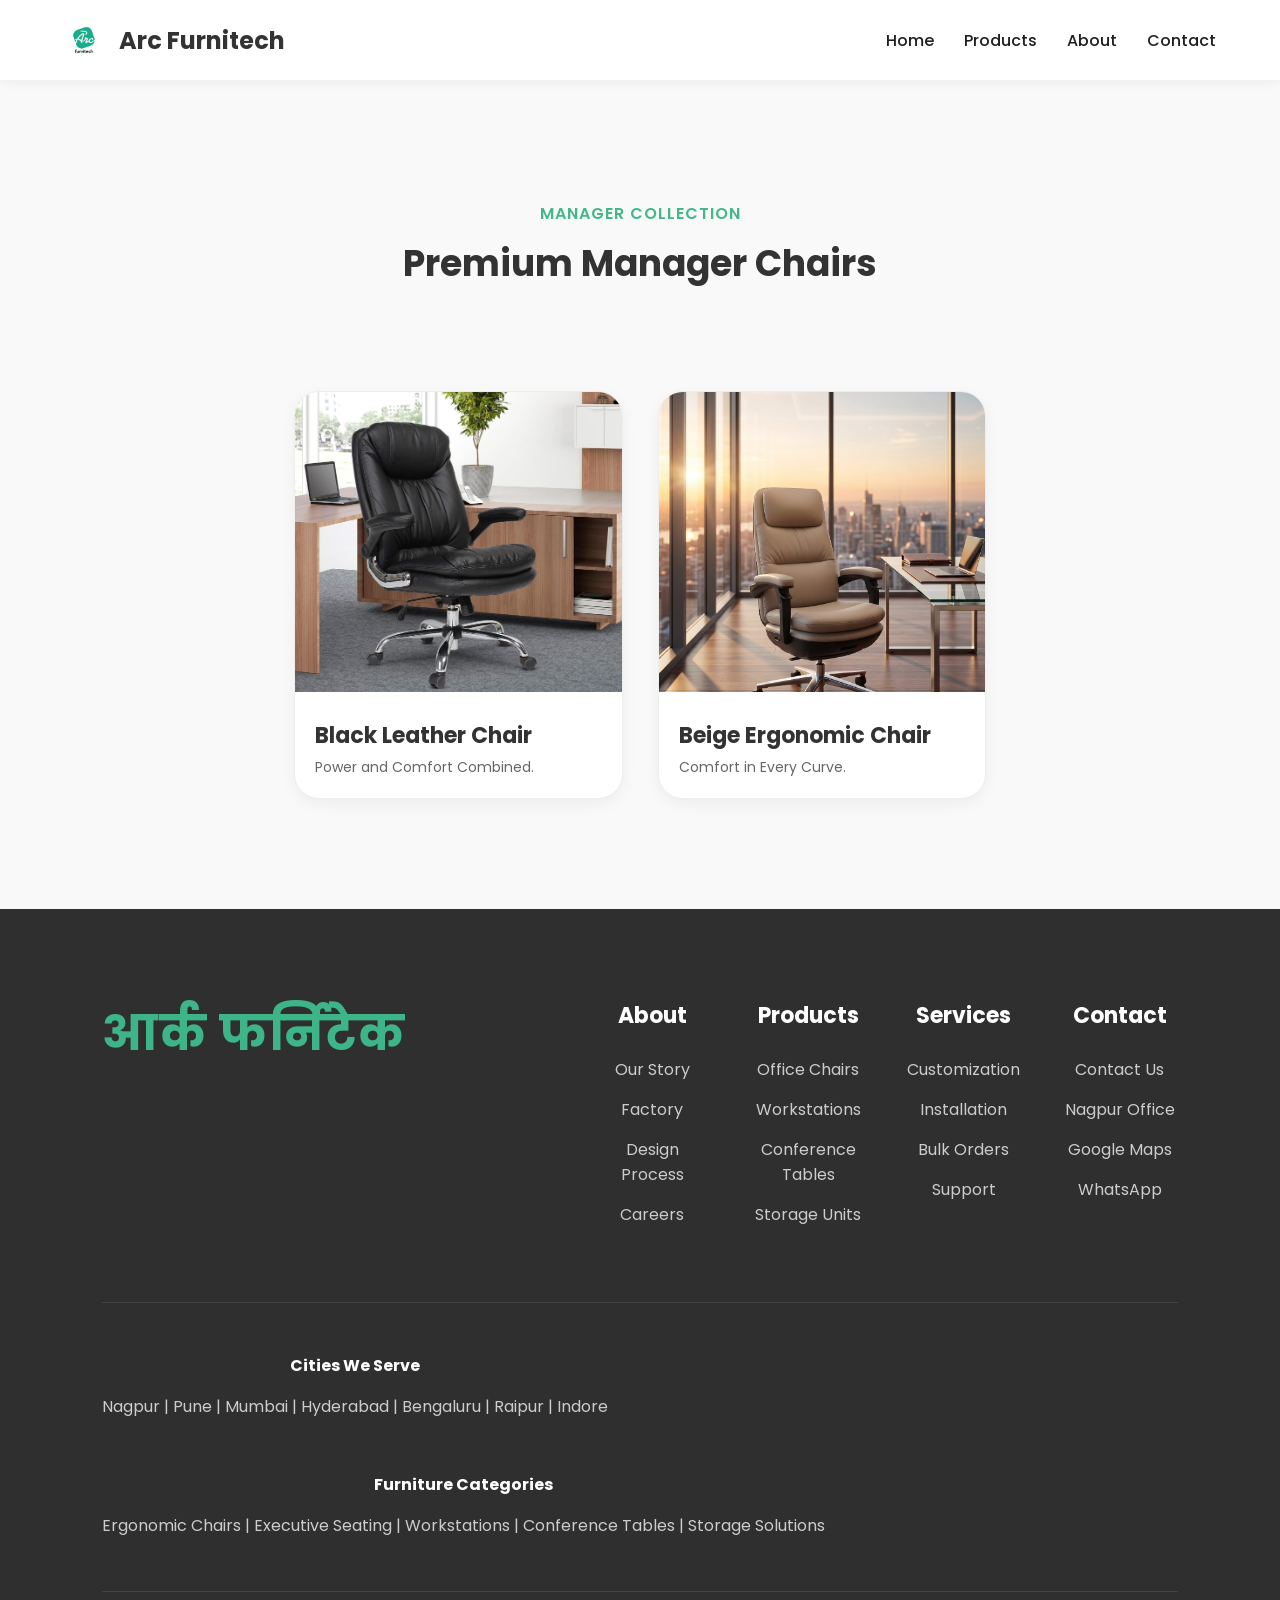
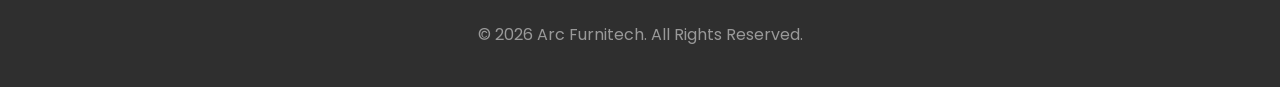
<file: managerChair.html>
<!DOCTYPE html>
<html lang="en">
<head>
    <meta charset="UTF-8">
    <meta name="viewport" content="width=device-width, initial-scale=1.0">
    <title>Workstations | Arc Furnitech</title>
    <link rel="stylesheet" href="css/style.css">
    <link href="https://fonts.googleapis.com/css2?family=Poppins:wght@300;400;500;600;700&display=swap" rel="stylesheet">
    <link rel="stylesheet" href="https://cdnjs.cloudflare.com/ajax/libs/font-awesome/6.5.1/css/all.min.css">
    <style>
        /* --- GLOBAL RESETS --- */
        * {
            margin: 0;
            padding: 0;
            box-sizing: border-box;
            font-family: 'Poppins', sans-serif;
        }

        body {
            background-color: #f9f9f9;
            color: #333;
            overflow-x: hidden;
        }

        a { text-decoration: none; color: inherit; }
        ul { list-style: none; }

        /* --- NAVBAR STYLES --- */
        .navbar {
            display: flex;
            justify-content: space-between;
            align-items: center;
            padding: 20px 5%;
            background: white;
            box-shadow: 0 2px 10px rgba(0,0,0,0.05);
            position: sticky;
            top: 0;
            z-index: 1000;
        }

        .navbar .logo {
            display: flex;
            align-items: center;
            gap: 15px;
        }

        .navbar .logo img {
            height: 40px;
            width: auto;
        }

        .navbar .logo h2 {
            font-size: 24px;
            color: #333;
        }

        .nav-links {
            display: flex;
            gap: 30px;
        }

        .nav-links a {
            font-weight: 500;
            transition: color 0.3s;
        }

        .nav-links a:hover {
            color: #43b78c;
        }

        /* --- SECTION TITLES --- */
        .section-title {
            text-align: center;
            padding: 120px 20px 40px;
        }

        .section-title p {
            color: #43b78c;
            font-weight: 600;
            letter-spacing: 1px;
            margin-bottom: 10px;
        }

        .section-title h2 {
            font-size: 36px;
            font-weight: 700;
        }

        /* --- GRID VIEW --- */
        .exec-grid {
            display: grid;
            grid-template-columns: repeat(2, 1fr);
            gap: 35px;
            justify-content: center;
            padding-bottom: 60px;
            max-width: 70%;
            margin: 0 auto;
        }

        .exec-card {
            background: white;
            border-radius: 25px;
            overflow: hidden;
            box-shadow: 0 5px 15px rgba(0,0,0,0.05);
            transition: transform 0.3s ease, box-shadow 0.3s ease;
            cursor: pointer;
            border: 1px solid #eee;
        }

        .exec-card:hover {
            transform: translateY(-5px);
            box-shadow: 0 10px 25px rgba(0,0,0,0.1);
        }

        .exec-card img {
            width: 100%;
            height: 300px;
            object-fit: cover;
            background-color: #f0f0f0;
        }

        .exec-card h3 {
            padding: 20px 20px 5px;
            font-size: 22px;
        }

        .exec-card p {
            padding: 0 20px 20px;
            color: #666;
            font-size: 14px;
        }

        /* --- PRODUCT DETAIL VIEW --- */
        .product-detail {
            display: none; /* Hidden by default */
            padding: 40px 20px;
            background: white;
            min-height: 100vh;
        }

        .exec-detail-container {
            display: grid;
            grid-template-columns: 1fr 1fr;
            gap: 60px;
            align-items: start;
            max-width: 1200px;
            margin: auto;
        }

        /* Gallery */
        .product-gallery {
            width: 100%;
        }

        .main-display {
            background: #eef7f3;
            border-radius: 30px;
            overflow: hidden;
            height: 500px;
            display: flex;
            align-items: center;
            justify-content: center;
            border: 1px solid #e1e1e1;
        }

        .main-display img, 
        .main-display video {
            width: 100%;
            height: 100%;
            object-fit: contain;
            display: block;
        }

        .thumbnail-gallery {
            display: flex;
            justify-content: center;
            gap: 15px;
            margin-top: 25px;
            flex-wrap: wrap;
        }

        .thumb {
            width: 80px;
            height: 80px;
            object-fit: cover;
            border-radius: 12px;
            cursor: pointer;
            border: 2px solid transparent;
            background: #fff;
            box-shadow: 0 2px 5px rgba(0,0,0,0.1);
            transition: all 0.2s;
        }

        .thumb:hover {
            opacity: 0.8;
        }

        .thumb.active, 
        .video-thumb.active {
            border-color: #43b78c;
            transform: scale(1.05);
        }

        .video-thumb {
            width: 80px;
            height: 80px;
            border-radius: 12px;
            background: #43b78c;
            color: white;
            display: flex;
            justify-content: center;
            align-items: center;
            font-size: 24px;
            cursor: pointer;
            border: 2px solid transparent;
            transition: all 0.2s;
        }

        /* Product Info */
        .product-info h1 {
            font-size: 48px;
            line-height: 1.1;
            margin-bottom: 15px;
            color: #222;
        }

        .subtitle {
            color: #43b78c;
            font-size: 24px;
            font-weight: 600;
            margin-bottom: 25px;
        }

        .product-info > p {
            line-height: 1.6;
            color: #555;
            margin-bottom: 30px;
            font-size: 16px;
        }

        /* --- UPDATED STYLES --- */
        .enquire-btn {
            display: block; /* Changed to block for centering */
            margin: 20px auto 0; /* Centers horizontally with top margin */
            width: fit-content; /* Prevents it from stretching full width */
            padding: 10px 25px; /* Smaller padding */
            background: #43b78c;
            color: white;
            text-decoration: none;
            border-radius: 50px;
            font-weight: 600;
            font-size: 14px; /* Smaller font size */
            transition: background 0.3s;
        }

        .enquire-btn:hover {
            background: #369670;
        }

        .back-link {
            margin-bottom: 20px; /* Spacing for the link inside the info box */
            display: block;
        }

        .back-link a {
            color: #43b78c;
            font-weight: 600;
            font-size: 16px;
            display: inline-flex;
            align-items: center;
            gap: 8px;
        }

        .back-link a:hover {
            text-decoration: underline;
        }
    </style>
</head>
<body>

    <!-- NAVBAR -->
    <nav class="navbar">
        <div class="logo">
            <!-- Using a placeholder since local image won't load -->
            <img src="images/arclogo.webp" alt="Logo">
            <h2>Arc Furnitech</h2>
        </div>
        <ul class="nav-links">
            <li><a href="index.html">Home</a></li>
            <li><a href="product.html">Products</a></li>
            <li><a href="about.html">About</a></li>
            <li><a href="contact.html">Contact</a></li>
        </ul>
    </nav>

    <!-- GRID VIEW SECTION -->
    <section id="executive-grid-view">
        <div class="section-title">
            <p>MANAGER COLLECTION</p>
            <h2>Premium Manager Chairs</h2>
        </div>

        <div class="exec-grid">
            <!-- CARD 1 -->
            <div class="exec-card" data-target="black-mesh">
                <img src="images/managerChair/leatherChair.jpeg">
                <h3>Black Leather Chair</h3>
                <p>Power and Comfort Combined.</p>
            </div>

            <!-- CARD 2 -->
            <div class="exec-card" data-target="mid-back">
                <img src="images/managerChair/biegeChair1.jpeg">
                <h3>Beige Ergonomic Chair</h3>
                <p>Comfort in Every Curve.</p>
            </div>

        </div>
    </section>

    <!-- Black Leather  DETAIL -->
    <section id="black-mesh" class="product-detail">
        <div class="exec-detail-container">
            <!-- Gallery -->
            <div class="product-gallery">
                <div class="main-display">
                    <img src="images/managerChair/leatherChair.jpeg" alt="Black Mesh Chair">
                </div>
                <div class="thumbnail-gallery">
                    <img src="images/managerChair/leatherChair.jpeg" class="thumb active" onclick="changeImage(this)">
                    <img src="images/managerChair/leatherChair2.png" class="thumb" onclick="changeImage(this)">
                    <img src="images/managerChair/leatherChair3.png" class="thumb" onclick="changeImage(this)">
                    <!-- Video Thumb with Data Attribute -->
                    <div class="video-thumb" onclick="playVideo(this)" data-video="videos/black-leather-video.mp4">
                        <i class="fas fa-play"></i>
                    </div>
                </div>
            </div>

            <!-- Info -->
            <div class="product-info">
                <!-- Back to Collection Link Moved Here -->
                <div class="back-link">
                    <a href="WorkspaceChair.html" class="btn-back">
                        <i class="fas fa-arrow-left"></i> Back to Collection
                    </a>
                </div>

                <h1>Black Leather Chair</h1>
                <p class="subtitle">Power and Comfort Combined.</p>
                 <p >This image depicts a clean, modern office environment bathed in natural light. A sleek black leather office chair sits in front of a wooden desk, which is neatly arranged with a black laptop, a white telephone, and a potted green plant. Behind the chair, a wooden filing cabinet with open storage compartments provides functionality. The background is defined by a large window and a minimalist wall, creating a spacious and professional atmosphere that is both functional and aesthetically pleasing.</p>
                <a href="contact.html" class="enquire-btn">Enquire Now</a>
            </div>
        </div>
    </section>

    <!-- Beige Ergonomic Chair DETAIL -->
    <section id="mid-back" class="product-detail">
        <div class="exec-detail-container">
            <div class="product-gallery">
                <div class="main-display">
                    <img src="images/managerChair/biegeChair1.jpeg" alt="Mid Back">
                </div>
                <div class="thumbnail-gallery">
                    <img src="images/managerChair/biegeChair1.jpeg" class="thumb active" onclick="changeImage(this)">
                    <img src="images/managerChair/beigeChair2.jpeg" class="thumb" onclick="changeImage(this)">
                    <img src="images/managerChair/beigeChair3.jpeg" class="thumb" onclick="changeImage(this)">
                    <!-- Video Thumb with Data Attribute -->
                    <div class="video-thumb" onclick="playVideo(this)" data-video="videos/beige-ergonomic-video.mp4"><i class="fas fa-play"></i></div>
                </div>
            </div>

            <div class="product-info">
                 <!-- Back to Collection Link Moved Here -->
                 <div class="back-link">
                    <a href="WorkspaceChair.html" class="btn-back">
                        <i class="fas fa-arrow-left"></i> Back to Collection
                    </a>
                </div>

                <h1>Beige Ergonomic Chair</h1>
                <p class="subtitle">Comfort in Every Curve.</p>
                <p>This image showcases a comfortable and inviting modern interior design. A light beige ergonomic office chair is the focal point, resting on a wooden floor and surrounded by three decorative potted plants that add a touch of nature. The background wall features soft, indirect lighting and wall art, creating a sophisticated ambiance. To the right, a tall black floor lamp stands next to a light-colored sofa. The overall space is minimalist and warm, with a palette of soft, neutral tones that evoke a sense of relaxation and calm.</p>
                <a href="contact.html" class="enquire-btn">Enquire Now</a>
            </div>
        </div>
    </section>

    
    <div class="spacer" style="height: 50px;"></div>


    <!-- PREMIUM FOOTER -->
    <footer class="premium-footer">
        <div class="footer-top">
            <div class="footer-brand">
                <div class="brand-slider">
                    <div class="brand-track" id="brandTrack">
                        <span>Arc Furnitech</span>
                        <span>आर्क फर्निटेक</span>
                        <span>ஆர்க் ஃபர்னிடெக்</span>
                        <span>ఆర్క్ ఫర్నిటెక్</span>
                        <span>આર્ક ફર્નિટેક</span>
                    </div>
                </div>
                <p class="footer-brand-text">Premium office furniture crafted for modern workspaces and productivity.</p>
                <div class="footer-socials">
                    <a href="#"><i class="fab fa-instagram"></i></a>
                    <a href="#"><i class="fab fa-facebook-f"></i></a>
                    <a href="#"><i class="fab fa-linkedin-in"></i></a>
                    <a href="#"><i class="fab fa-youtube"></i></a>
                </div>
            </div>
            <div class="footer-links">
                <div class="footer-column"><h3>About</h3><a href="about.html">Our Story</a><a href="#">Factory</a><a href="#">Design Process</a><a href="#">Careers</a></div>
                <div class="footer-column"><h3>Products</h3><a href="product.html">Office Chairs</a><a href="#">Workstations</a><a href="#">Conference Tables</a><a href="#">Storage Units</a></div>
                <div class="footer-column"><h3>Services</h3><a href="#">Customization</a><a href="#">Installation</a><a href="#">Bulk Orders</a><a href="#">Support</a></div>
                <div class="footer-column"><h3>Contact</h3><a href="contact.html">Contact Us</a><a href="#">Nagpur Office</a><a href="#">Google Maps</a><a href="#">WhatsApp</a></div>
            </div>
        </div>
        <div class="footer-bottom">
            <div class="footer-cities"><h4>Cities We Serve</h4><p>Nagpur | Pune | Mumbai | Hyderabad | Bengaluru | Raipur | Indore</p></div>
            <div class="footer-categories"><h4>Furniture Categories</h4><p>Ergonomic Chairs | Executive Seating | Workstations | Conference Tables | Storage Solutions</p></div>
        </div>
        <div class="footer-copy"><p>© 2026 Arc Furnitech. All Rights Reserved.</p></div>
    </footer>
    <!-- JAVASCRIPT -->
    <script>
        document.addEventListener("DOMContentLoaded", () => {
            
            // 1. Grid to Detail Navigation Logic
            const cards = document.querySelectorAll(".exec-card");
            const detailSections = document.querySelectorAll(".product-detail");
            const gridView = document.getElementById("executive-grid-view");

            cards.forEach(card => {
                card.addEventListener("click", () => {
                    const targetId = card.dataset.target;
                    
                    // Hide Grid
                    gridView.style.display = "none";

                    // Hide all details first
                    detailSections.forEach(section => {
                        section.style.display = "none";
                    });

                    // Show target detail
                    const targetSection = document.getElementById(targetId);
                    if(targetSection) {
                        targetSection.style.display = "block";
                    }

                    // Smooth scroll to top
                    window.scrollTo({ top: 0, behavior: "smooth" });
                });
            });

            // 2. Back Button Logic
            document.querySelectorAll(".btn-back").forEach(btn => {
                btn.addEventListener("click", (e) => {
                    e.preventDefault(); 
                    
                    // Hide all details
                    detailSections.forEach(section => {
                        section.style.display = "none";
                    });

                    // Show grid
                    gridView.style.display = "block";

                    window.scrollTo({ top: 0, behavior: "smooth" });
                });
            });

            // 3. Footer Language Slider Logic (Fixed to be inside DOMContentLoaded)
            const brandTrack = document.getElementById("brandTrack");

            if (brandTrack) {
                let currentSlide = 0;
                const totalSlides = 5;
                const slideHeight = 70; // Match CSS height of span

                setInterval(() => {
                    currentSlide++;
                    if (currentSlide >= totalSlides) {
                        currentSlide = 0;
                    }
                    brandTrack.style.transform = `translateY(-${currentSlide * slideHeight}px)`;
                }, 1000); // 1 second per slide
            }
        });

        // 4. Image Gallery Logic
        function changeImage(thumb) {
            // Find the closest parent gallery container
            const gallery = thumb.closest('.product-gallery');
            
            // Find the display area inside THIS gallery
            const display = gallery.querySelector('.main-display');
            
            // Update image source
            display.innerHTML = `<img src="${thumb.src}" alt="Product Detail" style="width:100%; height:100%; object-fit:contain;">`;

            // Remove active class from all thumbs in THIS gallery
            gallery.querySelectorAll('.thumb').forEach(t => t.classList.remove('active'));
            
            // Add active class to clicked thumb
            thumb.classList.add('active');

            // Reset video thumb styling if active
            const videoThumb = gallery.querySelector('.video-thumb');
            if(videoThumb) videoThumb.classList.remove('active');
        }

        // 5. Video Play Logic (Updated to support different videos)
        function playVideo(btn) {
            // Find the closest parent gallery container
            const gallery = btn.closest('.product-gallery');
            
            // Find the display area inside THIS gallery
            const display = gallery.querySelector('.main-display');

            // Get the video source from the data-video attribute
            const videoSrc = btn.dataset.video;

            // Inject Video HTML
            display.innerHTML = `
                <video controls autoplay style="width:100%; height:100%; object-fit:contain;">
                    <source src="${videoSrc}" type="video/mp4" />
                    Your browser does not support the video tag.
                </video>
            `;

            // Visual feedback
            gallery.querySelectorAll('.thumb').forEach(t => t.classList.remove('active'));
            btn.classList.add('active');
        }
    </script>
    <script src="js/script.js"></script>
</body>
</html>
</file>
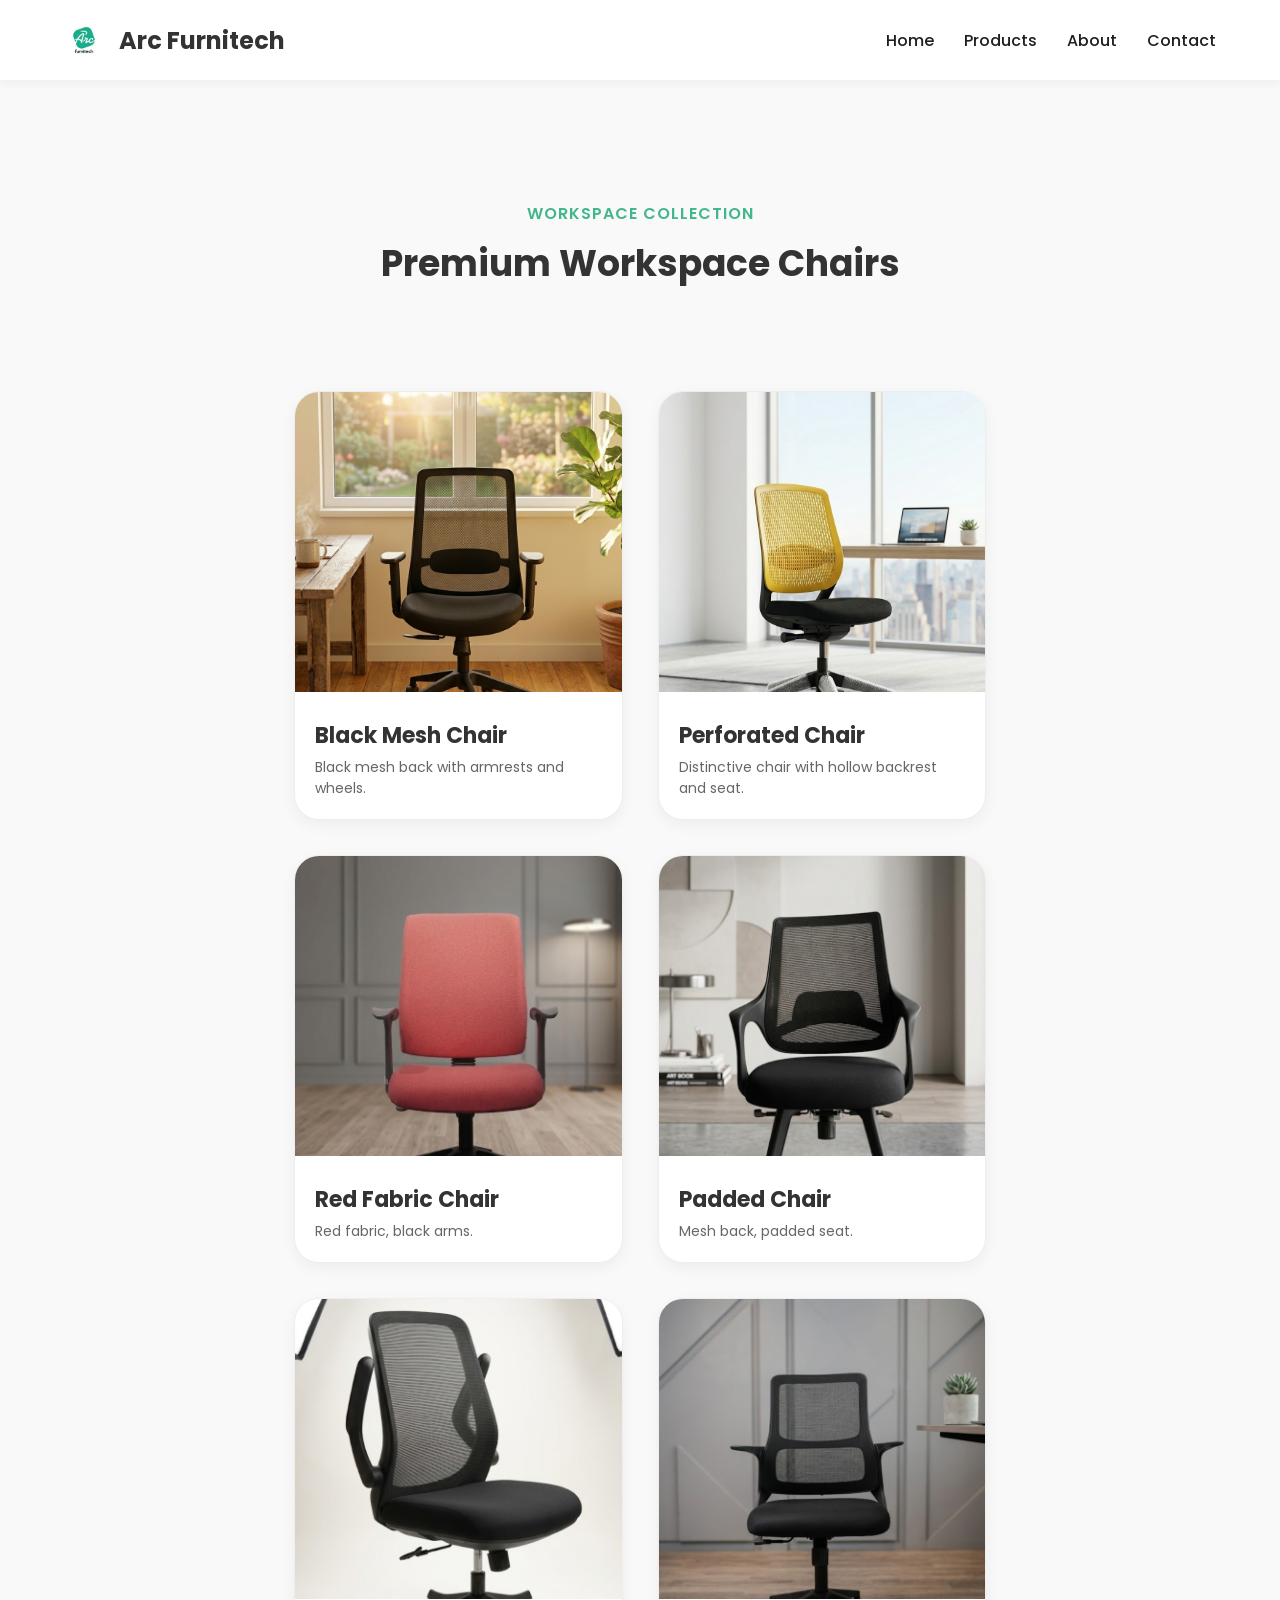
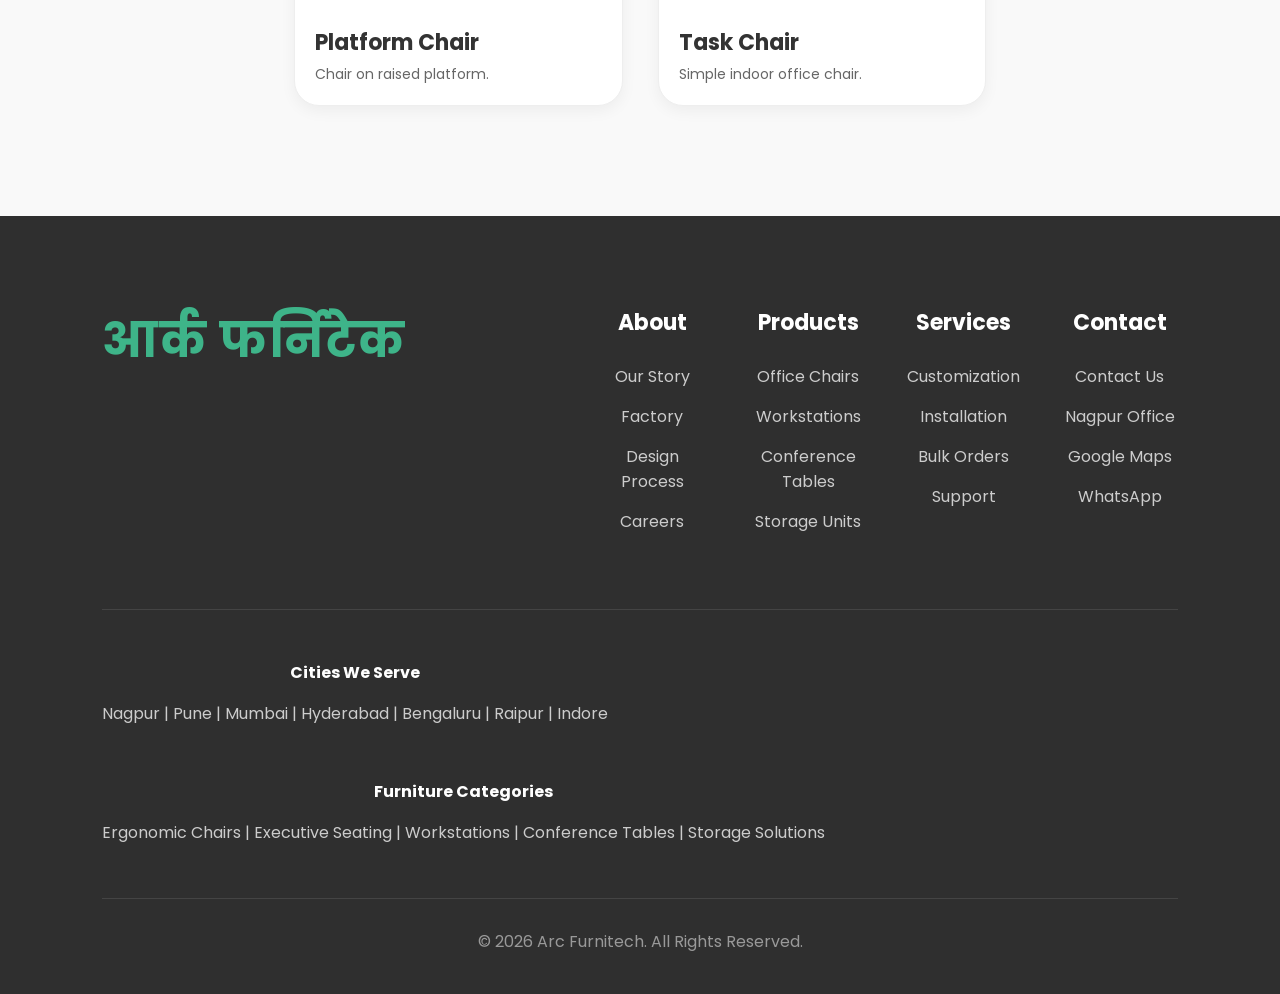
<file: WorkspaceChair.html>
<!DOCTYPE html>
<html lang="en">
<head>
    <meta charset="UTF-8">
    <meta name="viewport" content="width=device-width, initial-scale=1.0">
    <title>Workstations | Arc Furnitech</title>
    <link rel="stylesheet" href="css/style.css">
    <link href="https://fonts.googleapis.com/css2?family=Poppins:wght@300;400;500;600;700&display=swap" rel="stylesheet">
    <link rel="stylesheet" href="https://cdnjs.cloudflare.com/ajax/libs/font-awesome/6.5.1/css/all.min.css">
    <style>
        /* --- GLOBAL RESETS --- */
        * {
            margin: 0;
            padding: 0;
            box-sizing: border-box;
            font-family: 'Poppins', sans-serif;
        }

        body {
            background-color: #f9f9f9;
            color: #333;
            overflow-x: hidden;
        }

        a { text-decoration: none; color: inherit; }
        ul { list-style: none; }

        /* --- NAVBAR STYLES --- */
        .navbar {
            display: flex;
            justify-content: space-between;
            align-items: center;
            padding: 20px 5%;
            background: white;
            box-shadow: 0 2px 10px rgba(0,0,0,0.05);
            position: sticky;
            top: 0;
            z-index: 1000;
        }

        .navbar .logo {
            display: flex;
            align-items: center;
            gap: 15px;
        }

        .navbar .logo img {
            height: 40px;
            width: auto;
        }

        .navbar .logo h2 {
            font-size: 24px;
            color: #333;
        }

        .nav-links {
            display: flex;
            gap: 30px;
        }

        .nav-links a {
            font-weight: 500;
            transition: color 0.3s;
        }

        .nav-links a:hover {
            color: #43b78c;
        }

        /* --- SECTION TITLES --- */
        .section-title {
            text-align: center;
            padding: 120px 20px 40px;
        }

        .section-title p {
            color: #43b78c;
            font-weight: 600;
            letter-spacing: 1px;
            margin-bottom: 10px;
        }

        .section-title h2 {
            font-size: 36px;
            font-weight: 700;
        }

        /* --- GRID VIEW --- */
        .exec-grid {
            display: grid;
            grid-template-columns: repeat(2, 1fr);
            gap: 35px;
            justify-content: center;
            padding-bottom: 60px;
            max-width: 70%;
            margin: 0 auto;
        }

        .exec-card {
            background: white;
            border-radius: 25px;
            overflow: hidden;
            box-shadow: 0 5px 15px rgba(0,0,0,0.05);
            transition: transform 0.3s ease, box-shadow 0.3s ease;
            cursor: pointer;
            border: 1px solid #eee;
        }

        .exec-card:hover {
            transform: translateY(-5px);
            box-shadow: 0 10px 25px rgba(0,0,0,0.1);
        }

        .exec-card img {
            width: 100%;
            height: 300px;
            object-fit: cover;
            background-color: #f0f0f0;
        }

        .exec-card h3 {
            padding: 20px 20px 5px;
            font-size: 22px;
        }

        .exec-card p {
            padding: 0 20px 20px;
            color: #666;
            font-size: 14px;
        }

        /* --- PRODUCT DETAIL VIEW --- */
        .product-detail {
            display: none; /* Hidden by default */
            padding: 40px 20px;
            background: white;
            min-height: 100vh;
        }

        .exec-detail-container {
            display: grid;
            grid-template-columns: 1fr 1fr;
            gap: 60px;
            align-items: start;
            max-width: 1200px;
            margin: auto;
        }

        /* Gallery */
        .product-gallery {
            width: 100%;
        }

        .main-display {
            background: #eef7f3;
            border-radius: 30px;
            overflow: hidden;
            height: 500px;
            display: flex;
            align-items: center;
            justify-content: center;
            border: 1px solid #e1e1e1;
        }

        .main-display img, 
        .main-display video {
            width: 100%;
            height: 100%;
            object-fit: contain;
            display: block;
        }

        .thumbnail-gallery {
            display: flex;
            justify-content: center;
            gap: 15px;
            margin-top: 25px;
            flex-wrap: wrap;
        }

        .thumb {
            width: 80px;
            height: 80px;
            object-fit: cover;
            border-radius: 12px;
            cursor: pointer;
            border: 2px solid transparent;
            background: #fff;
            box-shadow: 0 2px 5px rgba(0,0,0,0.1);
            transition: all 0.2s;
        }

        .thumb:hover {
            opacity: 0.8;
        }

        .thumb.active, 
        .video-thumb.active {
            border-color: #43b78c;
            transform: scale(1.05);
        }

        .video-thumb {
            width: 80px;
            height: 80px;
            border-radius: 12px;
            background: #43b78c;
            color: white;
            display: flex;
            justify-content: center;
            align-items: center;
            font-size: 24px;
            cursor: pointer;
            border: 2px solid transparent;
            transition: all 0.2s;
        }

        /* Product Info */
        .product-info h1 {
            font-size: 48px;
            line-height: 1.1;
            margin-bottom: 15px;
            color: #222;
        }

        .subtitle {
            color: #43b78c;
            font-size: 24px;
            font-weight: 600;
            margin-bottom: 25px;
        }

        .product-info > p {
            line-height: 1.6;
            color: #555;
            margin-bottom: 30px;
            font-size: 16px;
        }

        /* --- UPDATED STYLES --- */
        .enquire-btn {
            display: block; /* Changed to block for centering */
            margin: 20px auto 0; /* Centers horizontally with top margin */
            width: fit-content; /* Ensures it doesn't stretch full width */
            padding: 10px 25px; /* Smaller padding */
            background: #43b78c;
            color: white;
            text-decoration: none;
            border-radius: 50px;
            font-weight: 600;
            font-size: 14px; /* Smaller font size */
            transition: background 0.3s;
        }

        .enquire-btn:hover {
            background: #369670;
        }

        .back-link {
            margin-bottom: 20px; /* Spacing for the link inside the info box */
            display: block;
        }

        .back-link a {
            color: #43b78c;
            font-weight: 600;
            font-size: 16px;
            display: inline-flex;
            align-items: center;
            gap: 8px;
        }

        .back-link a:hover {
            text-decoration: underline;
        }
    </style>
</head>
<body>

    <!-- NAVBAR -->
    <nav class="navbar">
        <div class="logo">
            <!-- Using a placeholder since local image won't load -->
            <img src="images/arclogo.webp" alt="Logo">
            <h2>Arc Furnitech</h2>
        </div>
        <ul class="nav-links">
            <li><a href="index.html">Home</a></li>
            <li><a href="product.html">Products</a></li>
            <li><a href="about.html">About</a></li>
            <li><a href="contact.html">Contact</a></li>
        </ul>
    </nav>

    <!-- GRID VIEW SECTION -->
    <section id="executive-grid-view">
        <div class="section-title">
            <p>WORKSPACE COLLECTION</p>
            <h2>Premium Workspace Chairs</h2>
        </div>

        <div class="exec-grid">
            <!-- CARD 1 -->
            <div class="exec-card" data-target="black-mesh">
                <img src="images/workspace/black mesh.png">
                <h3>Black Mesh Chair</h3>
                <p>Black mesh back with armrests and wheels.</p>
            </div>

            <!-- CARD 2 -->
            <div class="exec-card" data-target="mid-back">
                <img src="images/workspace/perforatedchair.jpeg">
                <h3>Perforated Chair</h3>
                <p>Distinctive chair with hollow backrest and seat.</p>
            </div>

            <!-- CARD 3 -->
            <div class="exec-card" data-target="ergonomic">
                <img src="images/workspace/redfab.jpeg">
                <h3>Red Fabric Chair</h3>
                <p>Red fabric, black arms.</p>
            </div>

            <!-- CARD 4 -->
            <div class="exec-card" data-target="padded">
                <img src="images/workspace/paddedchair.jpeg">
                <h3>Padded Chair</h3>
                <p>Mesh back, padded seat.</p>
            </div>

            <!-- CARD 5 -->
            <div class="exec-card" data-target="platform">
                <img src="images/workspace/platformchair.jpeg">
                <h3>Platform Chair</h3>
                <p>Chair on raised platform.</p>
            </div>

            <!-- CARD 6 -->
            <div class="exec-card" data-target="task">
                <img src="images/workspace/taskchair.jpeg">
                <h3>Task Chair</h3>
                <p>Simple indoor office chair.</p>
            </div>
        </div>
    </section>

    <!-- Black Mesh DETAIL -->
    <section id="black-mesh" class="product-detail">
        <div class="exec-detail-container">
            <!-- Gallery -->
            <div class="product-gallery">
                <div class="main-display">
                    <img src="images/workspace/black mesh.png" alt="Black Mesh Chair">
                </div>
                <div class="thumbnail-gallery">
                    <img src="images/workspace/black mesh.png" class="thumb active" onclick="changeImage(this)">
                    <img src="images/workspace/black mesh2.jpeg" class="thumb" onclick="changeImage(this)">
                    <!-- Video Thumb - ADD VIDEO SOURCE HERE -->
                    <div class="video-thumb" onclick="playVideo(this)" data-video="videos/black-mesh-video.mp4">
                        <i class="fas fa-play"></i>
                    </div>
                </div>
            </div>

            <!-- Info -->
            <div class="product-info">
                <div class="back-link">
                    <a href="WorkspaceChair.html" class="btn-back">
                        <i class="fas fa-arrow-left"></i> Back to Collection
                    </a>
                </div>
                
                <h1>Black Mesh Chair</h1>
                <p class="subtitle">Black mesh back with armrests and wheels.</p>
                <p>The image displays an indoor office scene centered around a classic black mesh office chair. It features armrests and a five-star caster base for mobility. The chair is positioned in front of a white wall with a black flat-screen TV mounted above. The floor is brown with matching baseboards, creating a simple and clean layout focused on office furniture.</p>
                
                <a href="contact.html" class="enquire-btn">Enquire Now</a>
            </div>
        </div>
    </section>

    <!-- Perforated Chair DETAIL -->
    <section id="mid-back" class="product-detail">
        <div class="exec-detail-container">
            <div class="product-gallery">
                <div class="main-display">
                    <img src="images/workspace/perforatedchair.jpeg" alt="Mid Back">
                </div>
                <div class="thumbnail-gallery">
                    <img src="images/workspace/perforatedchair.jpeg" class="thumb active" onclick="changeImage(this)">
                    <img src="images/workspace/perforatedchair2.jpeg" class="thumb" onclick="changeImage(this)">
                    <img src="images/workspace/perforatedchair3.jpeg" class="thumb" onclick="changeImage(this)">
                    <!-- Video Thumb - ADD VIDEO SOURCE HERE -->
                    <div class="video-thumb" onclick="playVideo(this)" data-video="videos/perforated-video.mp4"><i class="fas fa-play"></i></div>
                </div>
            </div>

            <div class="product-info">
                <div class="back-link">
                    <a href="WorkspaceChair.html" class="btn-back">
                        <i class="fas fa-arrow-left"></i> Back to Collection
                    </a>
                </div>

                <h1>Perforated Chair</h1>
                <p class="subtitle">Distinctive chair with hollow backrest and seat.</p>
                <p>This image features an office chair that stands out due to its yellow hollow (perforated) backrest paired with a black seat. The chair is supported by a five-wheeled rolling base that includes protective covers on the legs. It is set against a white wall with a brown baseboard and floor, presented in a minimalist manner that highlights the chair's unique design.</p>
                <a href="contact.html" class="enquire-btn">Enquire Now</a>
            </div>
        </div>
    </section>

    <!-- Red Fabric Chair DETAIL -->
    <section id="ergonomic" class="product-detail">
        <div class="exec-detail-container">
            <div class="product-gallery">
                <div class="main-display">
                    <img src="images/workspace/redfab.jpeg" alt="Red Fabric Chair">
                </div>
                <div class="thumbnail-gallery">
                    <img src="images/workspace/redfab.jpeg" class="thumb active" onclick="changeImage(this)">
                    <img src="images/workspace/redfab2.jpeg" class="thumb" onclick="changeImage(this)">
                    <!-- Video Thumb - ADD VIDEO SOURCE HERE -->
                    <div class="video-thumb" onclick="playVideo(this)" data-video="videos/red-fabric-video.mp4"><i class="fas fa-play"></i></div>
                </div>
            </div>

            <div class="product-info">
                <div class="back-link">
                    <a href="WorkspaceChair.html" class="btn-back">
                        <i class="fas fa-arrow-left"></i> Back to Collection
                    </a>
                </div>

                <h1>Red Fabric Chair</h1>
                <p class="subtitle">Red fabric, black arms</p>
                <p>The picture shows a red fabric office chair designed with black armrests and a five-pointed star base equipped with wheels. The chair rests on a brown floor against a white wall background. It represents a standard office setup without any text or document elements, focusing entirely on the colorful fabric furniture.</p>
                <a href="contact.html" class="enquire-btn">Enquire Now</a>
            </div>
        </div>
    </section>

    <!-- Padded Chair DETAIL -->
    <section id="padded" class="product-detail">
        <div class="exec-detail-container">
            <div class="product-gallery">
                <div class="main-display">
                    <img src="images/workspace/paddedchair.jpeg">
                </div>
                <div class="thumbnail-gallery">
                    <img src="images/workspace/paddedchair.jpeg" class="thumb active" onclick="changeImage(this)">
                    <img src="images/workspace/paddedchair2.jpeg" class="thumb" onclick="changeImage(this)">
                    <!-- Video Thumb - ADD VIDEO SOURCE HERE -->
                    <div class="video-thumb" onclick="playVideo(this)" data-video="videos/padded-video.mp4"><i class="fas fa-play"></i></div>
                </div>
            </div>

            <div class="product-info">
                <div class="back-link">
                    <a href="WorkspaceChair.html" class="btn-back">
                        <i class="fas fa-arrow-left"></i> Back to Collection
                    </a>
                </div>

                <h1>Padded Chair</h1>
                <p class="subtitle">Mesh back, padded seat</p>
                <p>This image showcases an indoor scene where a black office chair with a mesh backrest, armrests, and a five-wheel base is the central focus. The upper wall features a mounted black flat-screen TV and an air conditioning unit in the top left corner. The background includes a white wall and brown baseboards, with the chair situated on a brown platform.</p>
                <a href="contact.html" class="enquire-btn">Enquire Now</a>
            </div>
        </div>
    </section>
    <!-- Platform Chair DETAIL -->
    <section id="platform" class="product-detail">
        <div class="exec-detail-container">
            <div class="product-gallery">
                <div class="main-display">
                    <img src="images/workspace/platformchair.jpeg">
                </div>
                <div class="thumbnail-gallery">
                    <img src="images/workspace/platformchair.jpeg" class="thumb active" onclick="changeImage(this)">
                    <img src="images/workspace/platformchair2.jpeg" class="thumb" onclick="changeImage(this)">
                    <!-- Video Thumb - ADD VIDEO SOURCE HERE -->
                    <div class="video-thumb" onclick="playVideo(this)" data-video="videos/platform-video.mp4"><i class="fas fa-play"></i></div>
                </div>
            </div>

            <div class="product-info">
                <div class="back-link">
                    <a href="WorkspaceChair.html" class="btn-back">
                        <i class="fas fa-arrow-left"></i> Back to Collection
                    </a>
                </div>

                <h1>Platform Chair</h1>
                <p class="subtitle">Chair on raised platform.</p>
                <p>The image illustrates a black mesh office chair complete with armrests and a five-wheel base. Uniquely, this chair is placed on a brown tabletop or raised platform rather than the bare floor. The background consists of a white wall with a black wall-mounted device above and a brown baseboard, depicting a clean indoor office scene.</p>
                <a href="contact.html" class="enquire-btn">Enquire Now</a>
            </div>
        </div>
    </section>
    <!-- Task Chair DETAIL -->
    <section id="task" class="product-detail">
        <div class="exec-detail-container">
            <div class="product-gallery">
                <div class="main-display">
                    <img src="images/workspace/taskchair.jpeg">
                </div>
                <div class="thumbnail-gallery">
                    <img src="images/workspace/taskchair.jpeg" class="thumb active" onclick="changeImage(this)">
                    <img src="images/workspace/taskchair2.png" class="thumb" onclick="changeImage(this)">
                    <!-- Video Thumb - ADD VIDEO SOURCE HERE -->
                    <div class="video-thumb" onclick="playVideo(this)" data-video="videos/task-video.mp4"><i class="fas fa-play"></i></div>
                </div>
            </div>

            <div class="product-info">
                <div class="back-link">
                    <a href="WorkspaceChair.html" class="btn-back">
                        <i class="fas fa-arrow-left"></i> Back to Collection
                    </a>
                </div>

                <h1>Task Chair</h1>
                <p class="subtitle">Simple indoor office chair</p>
                <p>This image showcases an indoor scene where a black office chair with a mesh backrest, armrests, and a five-wheel base is the central focus. The upper wall features a mounted black flat-screen TV and an air conditioning unit in the top left corner. The background includes a white wall and brown baseboards, with the chair situated on a brown platform.</p>
                <a href="contact.html" class="enquire-btn">Enquire Now</a>
            </div>
        </div>
    </section>

    <div class="spacer" style="height: 50px;"></div>


    <!-- PREMIUM FOOTER -->
    <footer class="premium-footer">
        <div class="footer-top">
            <div class="footer-brand">
                <div class="brand-slider">
                    <div class="brand-track" id="brandTrack">
                        <span>Arc Furnitech</span>
                        <span>आर्क फर्निटेक</span>
                        <span>ஆர்க் ஃபர்னிடெக்</span>
                        <span>ఆర్క్ ఫర్నిటెక్</span>
                        <span>આર્ક ફર્નિટેક</span>
                    </div>
                </div>
                <p class="footer-brand-text">Premium office furniture crafted for modern workspaces and productivity.</p>
                <div class="footer-socials">
                    <a href="#"><i class="fab fa-instagram"></i></a>
                    <a href="#"><i class="fab fa-facebook-f"></i></a>
                    <a href="#"><i class="fab fa-linkedin-in"></i></a>
                    <a href="#"><i class="fab fa-youtube"></i></a>
                </div>
            </div>
            <div class="footer-links">
                <div class="footer-column"><h3>About</h3><a href="about.html">Our Story</a><a href="#">Factory</a><a href="#">Design Process</a><a href="#">Careers</a></div>
                <div class="footer-column"><h3>Products</h3><a href="product.html">Office Chairs</a><a href="#">Workstations</a><a href="#">Conference Tables</a><a href="#">Storage Units</a></div>
                <div class="footer-column"><h3>Services</h3><a href="#">Customization</a><a href="#">Installation</a><a href="#">Bulk Orders</a><a href="#">Support</a></div>
                <div class="footer-column"><h3>Contact</h3><a href="contact.html">Contact Us</a><a href="#">Nagpur Office</a><a href="#">Google Maps</a><a href="#">WhatsApp</a></div>
            </div>
        </div>
        <div class="footer-bottom">
            <div class="footer-cities"><h4>Cities We Serve</h4><p>Nagpur | Pune | Mumbai | Hyderabad | Bengaluru | Raipur | Indore</p></div>
            <div class="footer-categories"><h4>Furniture Categories</h4><p>Ergonomic Chairs | Executive Seating | Workstations | Conference Tables | Storage Solutions</p></div>
        </div>
        <div class="footer-copy"><p>© 2026 Arc Furnitech. All Rights Reserved.</p></div>
    </footer>
    <!-- JAVASCRIPT -->
    <script>
        document.addEventListener("DOMContentLoaded", () => {
            
            // 1. Grid to Detail Navigation Logic
            const cards = document.querySelectorAll(".exec-card");
            const detailSections = document.querySelectorAll(".product-detail");
            const gridView = document.getElementById("executive-grid-view");

            cards.forEach(card => {
                card.addEventListener("click", () => {
                    const targetId = card.dataset.target;
                    
                    // Hide Grid
                    gridView.style.display = "none";

                    // Hide all details first
                    detailSections.forEach(section => {
                        section.style.display = "none";
                    });

                    // Show target detail
                    const targetSection = document.getElementById(targetId);
                    if(targetSection) {
                        targetSection.style.display = "block";
                    }

                    // Smooth scroll to top
                    window.scrollTo({ top: 0, behavior: "smooth" });
                });
            });

            // 2. Back Button Logic
            document.querySelectorAll(".btn-back").forEach(btn => {
                btn.addEventListener("click", (e) => {
                    e.preventDefault(); 
                    
                    // Hide all details
                    detailSections.forEach(section => {
                        section.style.display = "none";
                    });

                    // Show grid
                    gridView.style.display = "block";

                    window.scrollTo({ top: 0, behavior: "smooth" });
                });
            });

            // 3. Footer Language Slider Logic (Fixed to be inside DOMContentLoaded)
            const brandTrack = document.getElementById("brandTrack");

            if (brandTrack) {
                let currentSlide = 0;
                const totalSlides = 5;
                const slideHeight = 70; // Match CSS height of span

                setInterval(() => {
                    currentSlide++;
                    if (currentSlide >= totalSlides) {
                        currentSlide = 0;
                    }
                    brandTrack.style.transform = `translateY(-${currentSlide * slideHeight}px)`;
                }, 1000); // 1 second per slide
            }
        });

        // 4. Image Gallery Logic
        function changeImage(thumb) {
            // Find the closest parent gallery container
            const gallery = thumb.closest('.product-gallery');
            
            // Find the display area inside THIS gallery
            const display = gallery.querySelector('.main-display');
            
            // Update image source
            display.innerHTML = `<img src="${thumb.src}" alt="Product Detail" style="width:100%; height:100%; object-fit:contain;">`;

            // Remove active class from all thumbs in THIS gallery
            gallery.querySelectorAll('.thumb').forEach(t => t.classList.remove('active'));
            
            // Add active class to clicked thumb
            thumb.classList.add('active');

            // Reset video thumb styling if active
            const videoThumb = gallery.querySelector('.video-thumb');
            if(videoThumb) videoThumb.classList.remove('active');
        }

        // 5. Video Play Logic (Updated to support different videos)
        function playVideo(btn) {
            // Find the closest parent gallery container
            const gallery = btn.closest('.product-gallery');
            
            // Find the display area inside THIS gallery
            const display = gallery.querySelector('.main-display');

            // Get the video source from the data-video attribute
            const videoSrc = btn.dataset.video;

            // Inject Video HTML
            display.innerHTML = `
                <video controls autoplay style="width:100%; height:100%; object-fit:contain;">
                    <source src="${videoSrc}" type="video/mp4" />
                    Your browser does not support the video tag.
                </video>
            `;

            // Visual feedback
            gallery.querySelectorAll('.thumb').forEach(t => t.classList.remove('active'));
            btn.classList.add('active');
        }
    </script>
    <script src="js/script.js"></script>
</body>
</html>
</file>
<file: css/style.css>
* {
    margin: 0;
    padding: 0;
    box-sizing: border-box;
}
/* Main Theme Color */
:root {

    --primary: #3EB489;

    --dark: #1f1f1f;

    --light: #f4fbf7;

}

body {
    font-family: 'Poppins', sans-serif;
    background: #f4fbf7;
    color: #1f1f1f;
}

/* NAVBAR */

.navbar {
    width: 100%;
    padding: 20px 8%;
    display: flex;
    justify-content: space-between;
    align-items: center;
}

.logo {
    display: flex;
    align-items: center;
    gap: 12px;
}

.logo img {
    width: 55px;
    height: 55px;
    border-radius: 50%;
}

.logo h2 {
    font-size: 24px;
}

.nav-links {
    display: flex;
    list-style: none;
    gap: 30px;
}

.nav-links a {
    text-decoration: none;
    color: #1f1f1f;
    font-weight: 500;
}

/* HERO */

.hero {
    min-height: 90vh;
    display: flex;
    align-items: center;
    justify-content: space-between;
    padding: 40px 8%;
}

.hero-left {
    width: 50%;
}

.small-text {
    color: #5e6a5c;
    font-weight: 500;
    margin-bottom: 15px;
}

.hero-left h1 {
    font-size: 65px;
    line-height: 1.1;
    margin-bottom: 20px;
}

.hero-description {
    color: #555;
    line-height: 1.8;
    margin-bottom: 30px;
    max-width: 500px;
}

.hero-buttons {
    display: flex;
    gap: 15px;
}

.btn-dark {
    background: #1f1f1f;
    color: white;
    padding: 14px 28px;
    border-radius: 40px;
    text-decoration: none;
    transition: 0.3s;
}

.btn-dark:hover {
    background: #333;
}

.btn-light {
    border: 1px solid #1f1f1f;
    color: #1f1f1f;
    padding: 14px 28px;
    border-radius: 40px;
    text-decoration: none;
}

/* PRODUCTS */



.section-title {
    text-align: center;
    margin-bottom: 60px;
}

.section-title p {
    color: #5e6a5c;
    margin-bottom: 10px;
}

.section-title h2 {
    font-size: 42px;
}

.product-grid {
    display: grid;
    grid-template-columns: repeat(3, 1fr);
    gap: 40px;
    max-width: 1400px;
    margin: 0 auto;
    padding: 50px 20px;
}


/*
.product-card:hover {
    transform: translateY(-10px);
}*/

.product-card img {
   width: 100%;
    height: 280px;
    object-fit: cover;
    border-radius: 15px;
}

.product-card h3 {
    margin-top: 20px;
    margin-bottom: 10px;
}

.product-card p {
    color: #666;
}

/* ABOUT */

.about {
    padding: 100px 8%;
}

.about-box {
    background: white;
    padding: 70px;
    border-radius: 30px;
    text-align: center;
}

.about-box h2 {
    font-size: 42px;
    margin-bottom: 20px;
}

.about-box p {
    max-width: 700px;
    margin: auto;
    color: #666;
    line-height: 1.8;
}

/* ====================================
   PREMIUM CONTACT SECTION
==================================== */

.contact {
    padding: 120px 8%;
}

.contact-box {
    background:
        linear-gradient(
            135deg,
            #1f1f1f,
            #2a2a2a
        );

    color: white;

    padding: 90px 60px;

    border-radius: 40px;

    text-align: center;

    position: relative;

    overflow: hidden;
}

/* SMALL TEXT */

.contact-small {
    color: #bfc7ae;
    letter-spacing: 2px;
    margin-bottom: 15px;
}

/* TITLE */

.contact-box h2 {
    font-size: 52px;
    margin-bottom: 20px;
}

/* DESCRIPTION */

.contact-text {
    max-width: 700px;
    margin: auto;
    line-height: 1.8;
    color: #d5d5d5;
    margin-bottom: 50px;
}

/* BUTTON AREA */

.contact-buttons {
    display: flex;
    flex-wrap: wrap;
    justify-content: center;
    gap: 20px;
}

/* BUTTON */

.contact-btn {
    padding: 16px 28px;
    border-radius: 50px;

    text-decoration: none;

    color: white;

    font-weight: 500;

    display: flex;
    align-items: center;
    gap: 12px;

    transition: 0.35s ease;

    backdrop-filter: blur(10px);

    border: 1px solid rgba(255,255,255,0.08);
}

/* ICON */

.contact-btn i {
    font-size: 18px;
}

/* COLORS */

.whatsapp {
    background: #25D366;
}

.call {
    background: #3b82f6;
}

.instagram {
    background: #E1306C;
}

.facebook {
    background: #1877f2;
}

.map {
    background: #5e6a5c;
}

/* HOVER */

.contact-btn:hover {
    transform: translateY(-6px) scale(1.03);

    box-shadow:
        0 15px 35px rgba(0,0,0,0.25);
}

/* MOBILE */

@media(max-width: 768px) {

    .contact-box {
        padding: 70px 30px;
    }

    .contact-box h2 {
        font-size: 38px;
    }

    .contact-buttons {
        flex-direction: column;
    }

    .contact-btn {
        justify-content: center;
    }

} 

.enquiry-section{
    padding: 120px 8%;
}

.enquiry-box{
    max-width: 700px;
    margin: auto;
}

.enquiry-box h2{
    font-size: 42px;
    margin-bottom: 30px;
}

.enquiry-box form{
    display: flex;
    flex-direction: column;
    gap: 20px;
}

.enquiry-box input,
.enquiry-box textarea{
    padding: 18px;
    border: 1px solid #ddd;
    border-radius: 14px;
    font-family: inherit;
    font-size: 16px;
}

.enquiry-box textarea{
    height: 150px;
    resize: none;
}

.enquiry-box button{
    background: #3EB489;
    color: white;
    border: none;
    padding: 18px;
    border-radius: 50px;
    font-size: 18px;
    cursor: pointer;
}

/* FOOTER */

footer {
    padding: 30px;
    text-align: center;
    color: #666;
}

/* MOBILE */

@media(max-width: 992px) {

    .hero {
        flex-direction: column;
        text-align: center;
        gap: 50px;
    }

    .hero-left,
    .hero-right {
        width: 100%;
    }

    .hero-buttons {
        justify-content: center;
    }

    .hero-left h1 {
        font-size: 48px;
    }

    .product-grid {
        grid-template-columns: 1fr;
    }

    .nav-links {
        display: none;
    }

    .chair-bg {
        width: 300px;
        height: 300px;
    }
}


/* SMOOTH SCROLL */



/* HERO TEXT ANIMATION */

.hero-left {
    animation: fadeLeft 1.2s ease;
}




/* PRODUCT CARD ANIMATION */

.product-card {
    transition: all 0.4s ease;
}

.product-card:hover {
    transform: translateY(-12px) scale(1.02);
    box-shadow: 0px 20px 40px rgba(0, 0, 0, 0.08);
}

/* BUTTON HOVER */

.btn-dark{
    background: var(--primary);
    color: white; 
    box-shadow: 0px 10px 25px rgba(62, 180, 137, 0.3);
}
.btn-light {
    transition: all 0.3s ease;
}

.btn-dark:hover,
.btn-light:hover {
    transform: translateY(-3px);
}

/* ABOUT SECTION */

.about-box {
    transition: 0.4s ease;
}

.about-box:hover {
    transform: translateY(-8px);
    box-shadow: 0px 20px 40px rgba(0, 0, 0, 0.08);
}

/* CONTACT SECTION */

.contact-box {
    transition: 0.4s ease;
}

.contact-box:hover {
    transform: translateY(-8px);
}

/* NAVBAR LINK EFFECT */

.nav-links a {
    position: relative;
    transition: 0.3s;
}

.nav-links a::after {
    content: "";
    width: 0%;
    height: 2px;
    background: #1f1f1f;
    position: absolute;
    left: 0;
    bottom: -5px;
    transition: 0.3s;
}

.nav-links a:hover::after {
    width: 100%;
}

/* KEYFRAMES */

@keyframes fadeLeft {

    from {
        opacity: 0;
        transform: translateX(-50px);
    }

    to {
        opacity: 1;
        transform: translateX(0);
    }
}

@keyframes fadeRight {

    from {
        opacity: 0;
        transform: translateX(50px);
    }

    to {
        opacity: 1;
        transform: translateX(0);
    }
}

/* =========================
   360 CHAIR VIEWER
========================= */

.hero{
    padding-top: 140px;
}

.hero-right{
    display: flex;
    justify-content: center;
    align-items: center;
}

.viewer-container{
    width: 620px;
    height: 620px;

    display: flex;
    justify-content: center;
    align-items: center;

    position: relative;

    overflow: hidden;
}



/* MOBILE */

@media(max-width: 992px){

    .viewer-container{
        width: 100%;
        height: 400px;
    }

    #viewer{
        width: 75%;
    }

}

/* PREMIUM NAVBAR */

.navbar {
    position: sticky;
    top: 0;
    z-index: 1000;
    backdrop-filter: blur(12px);
    background: rgba(237, 240, 228, 0.7);
    border-bottom: 1px solid rgba(0, 0, 0, 0.05);
}

.nav-btn {
    background: #1f1f1f;
    color: white;
    padding: 12px 24px;
    border-radius: 30px;
    text-decoration: none;
    transition: 0.3s;
}

.nav-btn:hover {
    transform: translateY(-3px);
    background: #333;
}


/* ====================================
   PREMIUM HERO IMAGE
==================================== */

.hero {

    min-height: 100vh;

    display: flex;

    align-items: center;

    justify-content: space-between;

    padding:
        120px 8% 60px;

    overflow: hidden;
}

/* RIGHT SIDE */

.hero-right {

    width: 45%;

    display: flex;

    justify-content: center;

    align-items: center;

    position: relative;
}

/* CONTAINER */

.viewer-container {

    width: 100%;

    max-width: 520px;

    height: 620px;

    display: flex;

    justify-content: center;

    align-items: center;

    position: relative;

    cursor: grab;
}

/* BACKGROUND GLOW */

.viewer-container::before {

    content: "";

    position: absolute;

    width: 420px;

    height: 420px;

    background:
        radial-gradient(circle,
        rgba(207,214,189,0.9) 0%,
        rgba(237,240,228,0) 70%);

    border-radius: 50%;

    z-index: 1;
}



/* SLIGHT HOVER EFFECT */

.viewer-container:hover #viewer {

    transform: scale(1.02);
}

/* MOBILE */

@media(max-width: 992px) {

    .hero {

        flex-direction: column;

        text-align: center;

        padding-top: 120px;
    }

    .hero-left,
    .hero-right {

        width: 100%;
    }

    .viewer-container {

        height: 420px;

        margin-top: 30px;
    }

    #viewer {

        width: 75%;
    }
}

/* MOBILE */

@media(max-width: 768px) {

    .viewer-container {

        width: 320px;
        height: 320px;
    }
}

/* BACKGROUND */

.chair-bg {

    position: absolute;

    width: 420px;

    height: 420px;

    background:
        radial-gradient(circle,
        #dfe4d2 0%,
        #cfd6bd 100%);

    border-radius: 50%;

    z-index: 1;

    transition: 0.2s ease;
}

/* CHAIR IMAGE */

.hero-chair {

    width: 90%;

    position: relative;

    z-index: 5;

    transform-style: preserve-3d;

    transition:
        transform 0.15s ease-out;

    filter:
        drop-shadow(0px 40px 40px rgba(0,0,0,0.18));
}

/* FLOATING EFFECT */

.hero-chair {

    animation:
        floatingChair 4s ease-in-out infinite;
}

/* FLOAT ANIMATION */

@keyframes floatingChair {

    0% {
        transform:
            translateY(0px);
    }

    50% {
        transform:
            translateY(-18px);
    }

    100% {
        transform:
            translateY(0px);
    }
}

/* MOBILE */

@media(max-width: 992px) {

    .hero-right {

        width: 100%;
    }

    .chair-container {

        width: 320px;
        height: 320px;
    }

    .chair-bg {

        width: 280px;
        height: 280px;
    }
}


/* PREMIUM SHADOW */

.hero-chair {
    filter: drop-shadow(0px 30px 40px rgba(0, 0, 0, 0.15));
}

/* NAV MOBILE */

@media(max-width: 992px) {

    .nav-btn {
        display: none;
    }
}

 /* ====================================
   PREMIUM PRODUCT SLIDER
==================================== */

.slider-section {
    padding: 120px 0;
    overflow: hidden;
}

.slider-wrapper {
    width: 100%;
    overflow: hidden;
    margin-top: 60px;
    position: relative;
}

/* SLIDER TRACK */

.slider-track {
    display: flex;
    align-items: center;
    gap: 35px;

    width: max-content;

    animation: premiumSlider 28s linear infinite;
}

/* CARD */

.slider-card {
    width: 320px;
    min-width: 320px;

    background: rgba(255,255,255,0.85);

    backdrop-filter: blur(12px);

    border-radius: 35px;

    padding: 35px;

    text-align: center;

    transition: 0.4s ease;

    border: 1px solid rgba(255,255,255,0.3);

    box-shadow:
        0 20px 40px rgba(0,0,0,0.05);
}

/* IMAGE */

.slider-card img {
    width: 100%;
    height: 260px;

    object-fit: contain;

    transition: 0.5s ease;
}

/* TITLE */

.slider-card h3 {
    font-size: 28px;
    margin-top: 25px;
    margin-bottom: 10px;
}

/* DESCRIPTION */

.slider-card p {
    color: #666;
    font-size: 15px;
    line-height: 1.7;
}

/* HOVER EFFECT */

.slider-card:hover {
    transform:
        translateY(-10px)
        scale(1.02);

    box-shadow:
        0 25px 45px rgba(0,0,0,0.08);
}

.slider-card:hover img {
    transform: scale(1.08);
}

/* AUTO MOVING SLIDER */

@keyframes premiumSlider {

    0% {
        transform: translateX(0);
    }

    100% {
        transform: translateX(-50%);
    }
}

/* MOBILE RESPONSIVE */

@media(max-width: 768px) {

    .slider-card {
        width: 260px;
        min-width: 260px;
        padding: 25px;
    }

    .slider-card img {
        height: 200px;
    }

    .slider-card h3 {
        font-size: 22px;
    }

}

/* ====================================
   PRODUCT CATEGORIES FLIP CARDS
==================================== */

.categories-section {
    padding: 120px 8%;
}

.categories-grid {
    display: grid;
    grid-template-columns: repeat(2, 1fr);
    gap: 40px;
    margin-top: 70px;
}

/* CARD */

.flip-card {
    width: 100%;
    height: 420px;
    perspective: 1500px;
}

/* INNER */

.flip-card-inner {
    width: 100%;
    height: 100%;
    position: relative;
    transition: transform 0.9s;
    transform-style: preserve-3d;
}

/* FLIP EFFECT */

.flip-card:hover .flip-card-inner {
    transform: rotateY(180deg);
}

/* FRONT + BACK */

.flip-card-front,
.flip-card-back {
    position: absolute;
    width: 100%;
    height: 100%;
    border-radius: 35px;
    overflow: hidden;
    backface-visibility: hidden;
}

/* FRONT */

.flip-card-front {
    background: rgba(255,255,255,0.85);
    backdrop-filter: blur(15px);

    padding: 45px;

    display: flex;
    flex-direction: column;
    justify-content: center;

    box-shadow:
        0 20px 50px rgba(0,0,0,0.06);

    border: 1px solid rgba(255,255,255,0.3);
}

/* DARK CARD */

.dark-card {
    background: #1f1f1f;
    color: white;
}

.dark-card p {
    color: #d7d7d7;
}

/* NUMBER */

.category-number {
    position: absolute;
    top: 20px;
    right: 30px;

    font-size: 80px;
    font-weight: 700;

    opacity: 0.06;
}

/* TITLE */

.flip-card-front h3 {
    font-size: 30px;
    margin-bottom: 20px;
    line-height: 1.2;
}

/* DESCRIPTION */

.flip-card-front p {
    font-size: 16px;
    line-height: 1.8;
    color: #666;
    margin-bottom: 25px;
}

/* LIST */

.flip-card-front ul {
    list-style: none;
}

.flip-card-front ul li {
    margin-bottom: 12px;
    padding-left: 22px;
    position: relative;
}

.flip-card-front ul li::before {
    content: "•";
    position: absolute;
    left: 0;
    color: #5e6a5c;
    font-size: 20px;
}

.dark-card ul li::before {
    color: #d8ddc9;
}

/* BACK */

.flip-card-back {
    background:
        linear-gradient(
            135deg,
            #dce3d0,
            #cfd8bf
        );

    transform: rotateY(180deg);

    display: flex;
    align-items: center;
    justify-content: center;

    box-shadow:
        0 20px 50px rgba(0,0,0,0.08);
}

/* IMAGE */

.flip-card-back img {
    width: 78%;
    height: 78%;
    object-fit: contain;

    transition: 0.5s ease;
}


/* IMAGE HOVER */

.flip-card:hover .flip-card-back img {
    transform: scale(1.08);
}

/* CARD LIFT */

.flip-card:hover {
    transform: translateY(-5px);
}

/* ====================================
   MOBILE RESPONSIVE
==================================== */

@media(max-width: 992px) {

    .categories-grid {
        grid-template-columns: 1fr;
    }

    .flip-card {
        height: 350px;
    }

    .flip-card-front {
        padding: 35px;
    }

    .flip-card-front h3 {
        font-size: 26px;
    }

}

/* PAGE HERO */

.page-hero {

    padding: 180px 8% 80px;

    text-align: center;
}

.page-hero h1 {

    font-size: 60px;

    margin-bottom: 20px;
}

.page-hero p {

    color: #666;

    max-width: 700px;

    margin: auto;

    line-height: 1.8;
}


/* MODERN PRODUCTS PAGE */

.modern-products {

    padding: 60px 8%;

    display: grid;

    grid-template-columns: repeat(2, 1fr);

    gap: 35px;
}

.modern-card {

    background: white;

    border-radius: 35px;

    overflow: hidden;

    transition: 0.5s ease;

    box-shadow: 0px 10px 40px rgba(0,0,0,0.05);
}

.modern-card:hover {

    transform: translateY(-12px);

    box-shadow: 0px 20px 50px rgba(62,180,137,0.15);
}

.modern-card img {

    width: 100%;

    height: 350px;

    object-fit: contain;

    background: #eef8f3;

    padding: 30px;
}

.modern-content {

    padding: 30px;
}

.modern-content h3 {

    font-size: 28px;

    margin-bottom: 15px;
}

.modern-content p {

    color: #666;

    line-height: 1.8;
}

/* PAGE HERO */

.page-hero {

    padding: 180px 8% 80px;

    text-align: center;
}

.page-hero p {

    color: var(--primary);

    margin-bottom: 15px;

    font-weight: 500;
}

.page-hero h1 {

    font-size: 65px;

    margin-bottom: 20px;
}

/* MOBILE */

@media(max-width: 992px){

.modern-products {

    grid-template-columns: 1fr;
}

.page-hero h1 {

    font-size: 42px;
}

}    

/* FILTER BAR */

.filter-bar {

    display: flex;

    justify-content: center;

    gap: 20px;

    flex-wrap: wrap;

    padding: 20px 8% 60px;
}

.filter-btn {

    border: none;

    background: white;

    padding: 14px 28px;

    border-radius: 40px;

    font-size: 15px;

    cursor: pointer;

    transition: 0.3s ease;

    font-family: 'Poppins', sans-serif;

    box-shadow: 0px 5px 20px rgba(0,0,0,0.05);
}

.filter-btn:hover {

    background: #3EB489;

    color: white;

    transform: translateY(-3px);
}

.filter-btn.active {

    background: #3EB489;

    color: white;
}

/* PREMIUM PRODUCTS */

.premium-products {

    padding: 20px 8% 100px;

    display: grid;

    grid-template-columns: repeat(3, 1fr);

    gap: 35px;
}

/* CARD */

.premium-card {

    background: white;

    border-radius: 35px;

    overflow: hidden;

    transition: 0.5s ease;

    position: relative;

    box-shadow: 0px 10px 40px rgba(0,0,0,0.05);
}

.premium-card:hover {

    transform: translateY(-12px);

    box-shadow: 0px 20px 50px rgba(62,180,137,0.15);
}

/* IMAGE */

.premium-image {

    height: 320px;

    background: #eef8f3;

    overflow: hidden;

    display: flex;

    justify-content: center;

    align-items: center;
}

.premium-image img {

    width: 85%;

    height: 85%;

    object-fit: contain;

    transition: 0.5s ease;
}

/* HOVER IMAGE EFFECT */

.premium-card:hover .premium-image img {

    transform: scale(1.08) rotate(-2deg);
}

/* CONTENT */

.premium-content {

    padding: 30px;
}

.premium-content span {

    color: #3EB489;

    font-size: 14px;

    font-weight: 600;

    letter-spacing: 1px;
}

.premium-content h3 {

    font-size: 28px;

    margin: 15px 0;
}

.premium-content p {

    color: #666;

    line-height: 1.8;
}

/* CUSTOM BANNER */

.custom-banner {

   background:#f7f7f5;
    padding:70px 50px;
    border-radius:30px;
    text-align:center;
    margin:80px auto;
    max-width:1200px;
}

.custom-overlay {

    background: linear-gradient(
        135deg,
        #3EB489,
        #2f8f6d
    );

    padding: 90px;

    border-radius: 40px;

    text-align: center;

    color: white;

    position: relative;

    overflow: hidden;
}

.custom-overlay p {

    letter-spacing: 2px;

    margin-bottom: 20px;

    opacity: 0.9;
}

.custom-overlay h2 {

    font-size: 52px;

    margin-bottom: 20px;
}

.custom-overlay h3 {

    font-weight: 400;

    line-height: 1.8;

    max-width: 800px;

    margin: auto auto 40px;
}

/* BUTTON */

.custom-btn {

    background: white;

    color: #3EB489;

    text-decoration: none;

    padding: 18px 40px;

    border-radius: 50px;

    display: inline-block;

    font-weight: 600;

    transition: 0.4s ease;
}

.custom-btn:hover {

    transform: translateY(-5px);

    background: #f5f5f5;
}

/* MOBILE */

@media(max-width: 992px){

.premium-products {

    grid-template-columns: 1fr;
}

.custom-overlay {

    padding: 50px 30px;
}

.custom-overlay h2 {

    font-size: 38px;
}

}

/* PAGE BANNER */

.page-banner {
    padding: 120px 8% 80px;
    text-align: center;
}

.page-banner h1 {
    font-size: 60px;
    margin-bottom: 15px;
    color: #3EB489;
}

.page-banner p {
    color: #666;
}

/* FILTER */

.filter-section {
    padding: 20px 8%;
}

.filter-links {
    display: flex;
    justify-content: center;
    gap: 25px;
    flex-wrap: wrap;
}

.filter-links a {
    text-decoration: none;
    color: #1f1f1f;
    background: white;
    padding: 12px 22px;
    border-radius: 30px;
    transition: 0.3s;
}

.filter-links a:hover {
    background: #3EB489;
    color: white;
}

/* CUSTOM BANNER */

.custom-banner {
    margin: 80px 8%;
    padding: 70px;
    border-radius: 30px;
    background: linear-gradient(135deg, #3EB489, #68d6a8);
    color: white;
    text-align: center;
}

.custom-banner h2 {
    color:#1a1a1a;
    font-size:48px;
    font-weight:700;
    margin-bottom:20px
}

.custom-banner p {
    color:#666;
    font-size:18px;
    line-height:1.8;
    max-width:700px;
    margin:0 auto 35px;
}

/* =========================
   PREMIUM ABOUT PAGE
========================= */

body{
    background: #f8faf7;
    overflow-x: hidden;
    font-family: 'Inter', sans-serif;
}

/* BACKGROUND SHAPES */

.bg-shape{
    position: fixed;
    border-radius: 50%;
    filter: blur(120px);
    z-index: -1;
    opacity: 0.35;
}

.shape-1{
    width: 500px;
    height: 500px;
    background: rgba(62,180,137,0.18);
    top: -100px;
    left: -100px;
    animation: floatShape1 26s linear infinite;
}

.shape-2{
    width: 450px;
    height: 450px;
    background: rgba(180,190,185,0.22);
    bottom: -100px;
    right: -100px;
    animation: floatShape2 30s linear infinite;
}

@keyframes floatShape1{

    0%{
        transform: translate(0,0) rotate(0deg);
    }

    50%{
        transform: translate(120px,80px) rotate(180deg);
    }

    100%{
        transform: translate(0,0) rotate(360deg);
    }

}

@keyframes floatShape2{

    0%{
        transform: translate(0,0) rotate(0deg);
    }

    50%{
        transform: translate(-100px,-60px) rotate(180deg);
    }

    100%{
        transform: translate(0,0) rotate(360deg);
    }

}

/* HERO */

.about-hero{
    padding: 180px 8% 120px;
}

.hero-mini-title{
    letter-spacing: 8px;
    color: #3EB489;
    font-size: 13px;
    margin-bottom: 35px;
    font-weight: 600;
}

.about-hero h1{
    font-size: 100px;
    line-height: 1.05;
    letter-spacing: -4px;
    font-weight: 600;
    max-width: 1200px;
    color: #111;
}

/* STORY SECTION */

.about-story{
    padding: 40px 8% 140px;
    display: flex;
    justify-content: space-between;
    align-items: center;
    gap: 100px;
}

.story-image{
    width: 48%;
}

.story-image img{
    width: 100%;
    border-radius: 32px;
    object-fit: cover;
}

.story-content{
    width: 52%;
}

.story-small{
    letter-spacing: 6px;
    color: #3EB489;
    font-size: 13px;
    margin-bottom: 25px;
    font-weight: 600;
}

.story-content h2{
    font-size: 52px;
    line-height: 1.15;
    margin-bottom: 35px;
    color: #111;
}

.story-content p{
    font-size: 17px;
    line-height: 2;
    color: #555;
    margin-bottom: 25px;
}

/* STATS */

.stats-section{
    padding: 0 8% 140px;
    display: grid;
    grid-template-columns: repeat(3,1fr);
    gap: 40px;
}

.stat-box{
    text-align: left;
}

.stat-box h2{
    font-size: 85px;
    color: #111;
    margin-bottom: 15px;
    font-weight: 600;
}

.stat-box p{
    color: #666;
    font-size: 18px;
    letter-spacing: 1px;
}

/* SCROLL ANIMATION */

.fade-up{
    opacity: 1;
    transform: translateY(0px);
    transition: all 0.8s ease;
}

.fade-up.appear{
    opacity: 1;
    transform: translateY(0);
}

/* MOBILE */

@media(max-width: 992px){

    .about-hero{
        padding-top: 140px;
    }

    .about-hero h1{
        font-size: 52px;
    }

    .about-story{
        flex-direction: column;
        gap: 60px;
    }

    .story-image,
    .story-content{
        width: 100%;
    }

    .story-content h2{
        font-size: 38px;
    }

    .stats-section{
        grid-template-columns: 1fr;
    }

    .stat-box h2{
        font-size: 60px;
    }

}

/* CONTACT PAGE */

.contact-page {
    padding: 120px 8%;
    text-align: center;
}

.contact-page h1 {
    font-size: 55px;
    margin-bottom: 50px;
    color: #3EB489;
}

.contact-buttons {
    display: flex;
    justify-content: center;
    flex-wrap: wrap;
    gap: 20px;
}

.contact-btn {
    background: white;
    padding: 18px 30px;
    border-radius: 50px;
    text-decoration: none;
    color: #3EB489;
    font-weight: 600;
    transition: 0.3s;
}

.contact-btn:hover {
    background: #3EB489;
    color: white;
    transform: translateY(-5px);
}

/* =========================
   DARK MODE
========================= */

body{
    transition: background 0.4s ease,
                color 0.4s ease;
}

/* NAV ACTIONS */

.nav-actions{
    display: flex;
    align-items: center;
    gap: 15px;
}

/* TEXT */

body.dark-mode h1,
body.dark-mode h2,
body.dark-mode h3,
body.dark-mode a{
    color: white;
}

body.dark-mode p{
    color: #cfcfcf;
}

/* CARDS */

body.dark-mode .product-card,
body.dark-mode .flip-card-front,
body.dark-mode .stat-box,
body.dark-mode .about-box,
body.dark-mode .contact-box{
    background: #1a1a1a;
    color: white;
}

/* BUTTON */

body.dark-mode .theme-btn{
    background: #222;
    color: white;
}

/* FOOTER */

body.dark-mode footer{
    color: #aaa;
}

/* =========================
   HERO VIDEO CLEAN FIX
========================= */

.viewer-container{
    position: relative;
    width: 100%;
    display: flex;
    justify-content: center;
    align-items: center;
}

/* HERO RIGHT SIDE */

.hero-right{
    width: 45%;
    display: flex;
    justify-content: center;
    align-items: center;
    position: relative;
}

/* VIDEO / IMAGE CONTAINER */

.viewer-container{
    width: 480px;
    height: 480px;

    display: flex;
    justify-content: center;
    align-items: center;

    position: relative;

    overflow: hidden;
}

/* REMOVE EXTRA BLUR BACKGROUND */

.viewer-container::before{
    display: none;
}

/* VIDEO STYLE */

.hero-video{
    width: 150%;
    height: 150%;
    object-fit: contain;

    position: relative;
    z-index: 2;

    opacity: 1 !important;

    filter: none !important;

    mix-blend-mode: normal;

    transform: scale(1);

    animation: none;

    background: transparent;
}

/* IF USING IMAGE INSTEAD OF VIDEO */

#viewer{
    width: 100%;
    height: 100%;
    object-fit: contain;

    filter: none !important;

    opacity: 1 !important;

    animation: none !important;
}

/* REMOVE FLOATING EFFECT */

.hero-right img{
    animation: none !important;
}

/* CLEAN HERO SECTION */

.hero{
    min-height: 100vh;
    padding: 20px 8% 0;
    display: flex;
    align-items: center;
    justify-content: space-between;
}

/* MOBILE */

@media(max-width:992px){

    .viewer-container{
        width: 320px;
        height: 320px;
    }

    .hero{
        flex-direction: column;
        gap: 50px;
    }

    .hero-right{
        width: 100%;
    }
}

/* SINGLE PRODUCT PAGE */

.single-product{
    padding: 120px 8%;
    display: grid;
    grid-template-columns: 1fr 1fr;
    gap: 80px;
    align-items: center;
    background: #f7f7f2;
}

/* LEFT */

.product-gallery{
    position: sticky;
    top: 120px;
}

.main-image-container{
    width: 100%;
    height: 600px;
    background: white;
    border-radius: 30px;

    overflow: hidden;

    display: flex;
    justify-content: center;
    align-items: center;

    cursor: zoom-in;
}

.main-image-container img{
    width: 85%;
    transition: transform 0.3s ease;
}

/* AMAZON ZOOM EFFECT */

.main-image-container:hover img{
    transform: scale(1.5);
}

/* THUMBNAILS */

.thumbnail-row{
    display: flex;
    gap: 15px;
    margin-top: 25px;
}

.thumb{
    width: 90px;
    height: 90px;

    object-fit: contain;

    background: white;

    border-radius: 15px;

    padding: 10px;

    cursor: pointer;

    border: 2px solid transparent;

    transition: 0.3s;
}

.active-thumb{
    border-color: #3EB489;
}

/* RIGHT */

.product-info h1{
    font-size: 52px;
    margin: 20px 0;
    line-height: 1.1;
}

.product-tag{
    color: #3EB489;
    font-weight: 600;
    letter-spacing: 2px;
}

.product-description{
    line-height: 1.9;
    color: #666;
    margin-bottom: 40px;
}

.feature-list{
    display: flex;
    flex-direction: column;
    gap: 18px;
    margin-bottom: 40px;
}

.feature-item{
    background: white;
    padding: 18px 22px;
    border-radius: 14px;
    font-weight: 500;
}

/* BUTTON */

.enquire-btn{
    display: inline-block;

    background: #3EB489;
    color: white;

    padding: 18px 42px;

    border-radius: 50px;

    text-decoration: none;

    font-size: 18px;

    transition: 0.3s;
}

.enquire-btn:hover{
    transform: translateY(-5px);
}

/* MOBILE */

@media(max-width:992px){

    .single-product{
        grid-template-columns: 1fr;
    }

    .product-info h1{
        font-size: 38px;
    }

    .main-image-container{
        height: 400px;
    }
}

/* WHY CHOOSE US */
/* =========================
   WHY CHOOSE US
========================= */

.why-section{
    padding: 120px 8%;
    background: #f7f7f2;
}

/* GRID */

.why-grid{
    display: grid;
    grid-template-columns: repeat(4,1fr);
    gap: 30px;
    margin-top: 70px;
}

/* CARD */

.why-card{

    background: rgba(255,255,255,0.65);

    backdrop-filter: blur(12px);

    border-radius: 30px;

    padding: 40px 30px;

    transition: 0.4s ease;

    overflow: hidden;

    border: 1px solid rgba(255,255,255,0.4);

}

/* HOVER */

.why-card:hover{

    transform: translateY(-12px);

    background: #3EB489;

    box-shadow:
    0px 15px 40px rgba(62,180,137,0.22),
    0px 0px 25px rgba(62,180,137,0.15);

}

/* ICON */

.why-icon{

    width: 75px;
    height: 75px;

    border-radius: 20px;

    background: #dff5ea;

    display: flex;
    justify-content: center;
    align-items: center;

    margin-bottom: 25px;

    font-size: 30px;

    animation: floatIcon 3s ease-in-out infinite;

    transition: 0.4s ease;

}

.why-icon i{
    color: #3EB489;
}

/* ICON HOVER */

.why-card:hover .why-icon{

    background: white;

    transform: rotate(8deg) scale(1.05);

}

/* TEXT */

.why-card h3{

    font-size: 24px;

    margin-bottom: 18px;

    transition: 0.4s ease;

}

.why-card p{

    line-height: 1.8;

    color: #666;

    transition: 0.4s ease;

}

/* TEXT HOVER */

.why-card:hover h3,
.why-card:hover p{

    color: white;

}

/* FLOAT ANIMATION */

@keyframes floatIcon{

    0%{
        transform: translateY(0px);
    }

    50%{
        transform: translateY(-8px);
    }

    100%{
        transform: translateY(0px);
    }

}

/* =========================
   SCROLL REVEAL
========================= */

.fade-up{

    opacity: 0;

    transform: translateY(40px);

    transition:
    opacity 0.8s ease,
    transform 0.8s ease;

}

.fade-up.appear{

    opacity: 1;

    transform: translateY(0);

}

/* =========================
   MOBILE
========================= */

@media(max-width:992px){

    .why-grid{
        grid-template-columns: 1fr;
    }

}

/* =========================
   PREMIUM FOOTER
========================= */

.premium-footer{

    background: #2f2f2f;

    color: white;

    padding: 90px 8% 40px;

}

/* TOP */

.footer-top{

    display: flex;

    justify-content: space-between;

    gap: 80px;

    flex-wrap: wrap;

    padding-bottom: 60px;

    border-bottom: 1px solid rgba(255,255,255,0.1);

}

/* BRAND */

.footer-brand{

    overflow: hidden;
    height: 60px;
    position: relative;
}

.footer-brand h2{

    font-size: 42px;

    margin-bottom: 20px;

    color: #3EB489;

    transition: 0.4s ease;

    min-height: 70px;
    animation:floatBrand 3s ease-in-out infinite;
   
}

.footer-brand p{

    color: #ccc;

    line-height: 1.8;

    max-width: 400px;

}

/* SOCIAL */

.footer-socials{

    display: flex;

    gap: 15px;

    margin-top: 30px;

}

.footer-socials a{

    width: 48px;
    height: 48px;

    border: 1px solid rgba(255,255,255,0.15);

    display: flex;
    align-items: center;
    justify-content: center;

    border-radius: 12px;

    color: white;

    text-decoration: none;

    transition: 0.3s ease;

}

.footer-socials a:hover{

    background: #3EB489;

    transform: translateY(-5px);

    border-color: #3EB489;

}

/* LINKS */

.footer-links{

    flex: 2;

    display: grid;

    grid-template-columns: repeat(4,1fr);

    gap: 40px;

}

.footer-column h3{

    margin-bottom: 25px;

    font-size: 22px;

}

.footer-column a{

    display: block;

    margin-bottom: 15px;

    color: #ccc;

    text-decoration: none;

    transition: 0.3s ease;

}

.footer-column a:hover{

    color: #3EB489;

    transform: translateX(5px);

}

/* BOTTOM */

.footer-bottom{

    display: flex;

    justify-content: space-between;

    gap: 50px;

    padding: 50px 0;

    border-bottom: 1px solid rgba(255,255,255,0.1);

    flex-wrap: wrap;

}

.footer-bottom h4{

    margin-bottom: 15px;

    color: white;

}

.footer-bottom p{

    color: #ccc;

    line-height: 1.8;

}

/* COPYRIGHT */

.footer-copy{

    padding-top: 30px;

    text-align: center;

}

.footer-copy p{

    color: #999;

}

/* MOVEMENT */

@keyframes floatBrand{

    0%{
        transform: translateY(0px);
    }

    50%{
        transform: translateY(-10px);
    }

    100%{
        transform: translateY(0px);
    }
}

/* MOBILE */

@media(max-width:992px){

    .footer-links{

        grid-template-columns: repeat(2,1fr);

    }

    .footer-brand h2{

        font-size: 40px;

    }

}

@media(max-width:768px){

    .footer-links{

        grid-template-columns: 1fr;

    }

}

/* PREMIUM ABOUT SECTION */

.premium-about{
    position: relative;
    padding: 120px 8%;
    overflow: hidden;
    background: #f5f7f2;
}

/* CONTAINER */

.about-container{
    display: flex;
    align-items: center;
    justify-content: space-between;
    gap: 80px;
    position: relative;
    z-index: 2;
}

/* IMAGE */

.about-image{
    flex: 1;
}

.about-image img{
    width: 100%;
    border-radius: 30px;
    object-fit: cover;
}

/* CONTENT */

.about-content{
    flex: 1;
}

.about-small{
    color: #3EB489;
    font-weight: 600;
    letter-spacing: 2px;
    margin-bottom: 20px;
}

.about-content h2{
    font-size: 60px;
    line-height: 1.1;
    margin-bottom: 30px;
    color: #111;
}

.about-text{
    color: #666;
    line-height: 2;
    font-size: 17px;
    margin-bottom: 50px;
}

/* STATS */

.about-stats{
    display: flex;
    gap: 40px;
    flex-wrap: wrap;
}

.stat-box h3{
    font-size: 42px;
    color: #3EB489;
    margin-bottom: 10px;
}

.stat-box p{
    color: #555;
}

/* BLUR EFFECT */

.about-blur{
    position: absolute;
    width: 400px;
    height: 400px;
    border-radius: 50%;
    filter: blur(120px);
    opacity: 0.18;
    z-index:0;
    pointer-events:none;
}

.blur1{
    background: #3EB489;
    top: -100px;
    left: -100px;
}

.blur2{
    background: #b8c4be;
    bottom: -100px;
    right: -100px;
}

/* SCROLL ANIMATION */

.fade-up{
    opacity: 0;
    transform: translateY(40px);
    transition: all 0.8s ease;
}

.fade-up.appear{
    opacity: 1;
    transform: translateY(0);
}

/* MOBILE */

@media(max-width: 992px){

    .about-container{
        position: relative;
        z-index: 2;
    }

    .about-content h2{
        font-size: 42px;
    }

    .about-stats{
        gap: 30px;
    }
}



/* ====================================
SCROLL REVEAL
==================================== */

.fade-up {

    opacity: 0;
    transform: translateY(30px);
    transition: all 0.8s ease;
}

.fade-up.appear {

    opacity: 1;
    transform: translateY(0);
}


/* REMOVE FLOATING EFFECT */
.hero-right img {

    animation: none !important;
    transform: none !important;
}

/* =========================
   FOOTER LANGUAGE SLIDER
========================= */

.brand-slider {

    height: 70px;
    overflow: hidden;
    position: relative;

}

.brand-track {

    display: flex;
    flex-direction: column;

    animation: brandSlide 12s infinite;

}

.brand-track span {

    height: 70px;

    display: flex;
    align-items: center;

    font-size: 52px;
    font-weight: 700;

    color:#25D366;

    letter-spacing: 1px;

    font-family: 'Poppins', sans-serif;

}

/* SLIDE ANIMATION */

@keyframes brandSlide {

    0% {
        transform: translateY(0);
    }

    20% {
        transform: translateY(0);
    }

    25% {
        transform: translateY(-70px);
    }

    45% {
        transform: translateY(-70px);
    }

    50% {
        transform: translateY(-140px);
    }

    70% {
        transform: translateY(-140px);
    }

    75% {
        transform: translateY(-210px);
    }

    95% {
        transform: translateY(-210px);
    }

    100% {
        transform: translateY(0);
    }

}
/* =========================
   BRAND LANGUAGE SLIDER
========================= */

.brand-slider{

    height: 70px;
    overflow: hidden;
    position: relative;
    margin-bottom: 20px;

}

.brand-track{

    display: flex;
    flex-direction: column;
    transition: transform 0.6s ease-in-out;

}

.brand-track span{

    height: 70px;
    display: flex;
    align-items: center;
    font-size: 48px;
    font-weight: 700;
    color: #3EB489;
    letter-spacing: 2px;

}

/* BRAND TEXT */

.footer-brand-text{

    color: #d6d6d6;
    font-size: 15px;
    line-height: 1.8;
    margin-top: 10px;
    margin-bottom: 25px;
    max-width: 320px;

}

/* SOCIAL ICONS */

.footer-socials{

    display: flex;
    gap: 15px;

}

.footer-socials a{

    width: 45px;
    height: 45px;
    border: 1px solid rgba(255,255,255,0.15);
    display: flex;
    align-items: center;
    justify-content: center;
    color: white;
    border-radius: 50%;
    font-size: 16px;
    transition: 0.3s ease;

}

.footer-socials a:hover{

    background: #3EB489;
    border-color: #3EB489;
    transform: translateY(-5px);

}

@media(max-width: 992px){

    .product-grid{
        grid-template-columns: repeat(2,1fr);
    }

}

@media(max-width: 768px){

    .product-grid{
        grid-template-columns: 1fr;
    }

} 

.product-story{
    margin-top:40px;
}

.product-story h3{
    font-size:28px;
    margin-bottom:20px;
    color:#222;
}

.product-story p{
    font-size:18px;
    line-height:1.9;
    color:#555;
    margin-bottom:20px;
}

/* =========================
   PRODUCT SLIDER
========================= */

.slider-heading{
    text-align:center;
    padding:60px 20px 30px;
}

.slider-heading span{
    color:#38b487;
    font-weight:600;
    letter-spacing:3px;
    text-transform:uppercase;
}

.slider-heading h1{
    font-size:52px;
    margin:10px 0;
}

.slider-heading p{
    color:#666;
}

/* SLIDER */

.product-slider{
    padding:30px 8% 80px;
}

.slider-container{
    position:relative;
    width:100%;
    max-width:1400px;
    margin:auto;
    overflow:hidden;
    border-radius:30px;
}

/* IMPORTANT */

.slides{
    display:flex;
    width:100%;
    transition:transform 0.6s ease-in-out;
}

.slide{
    min-width:100%;
    flex-shrink:0;
}

.slide img{
    width:100%;
    height:550px;
    object-fit:cover;
    display:block;
    border-radius:30px;
}

/* BUTTONS */

.slider-btn{
    position:absolute;
    top:50%;
    transform:translateY(-50%);
    width:55px;
    height:55px;
    border:none;
    border-radius:50%;
    background:rgba(255,255,255,0.9);
    backdrop-filter:blur(10px);
    font-size:28px;
    cursor:pointer;
    z-index:100;
    transition:0.3s;
}

.slider-btn:hover{
    background:#38b487;
    color:white;
}

.prev{
    left:20px;
}

.next{
    right:20px;
}

/* DOTS */

.slider-dots{
    position:absolute;
    bottom:20px;
    left:50%;
    transform:translateX(-50%);
    display:flex;
    gap:10px;
}

.dot{
    width:12px;
    height:12px;
    border-radius:50%;
    background:rgba(255,255,255,0.6);
    cursor:pointer;
    transition:0.3s;
}

.dot.active{
    background:#38b487;
    transform:scale(1.2);
}

/* MOBILE */

@media(max-width:768px){

    .slide img{
        height:250px;
    }

    .slider-heading h1{
        font-size:34px;
    }

    .slider-btn{
        width:40px;
        height:40px;
        font-size:20px;
    }
}
.modern-title{
    text-align:center;
    font-size:48px;
    margin:80px 0 50px;
    letter-spacing:2px;
    color:#1f1f1f;
}

html{
    scroll-behavior:smooth;
}

/* HERO */

.executive-hero{
    text-align:center;
    padding:100px 20px;
    background:#f8faf9;
}

.executive-hero p{
    color:#3EB489;
    letter-spacing:3px;
    font-weight:600;
}

.executive-hero h1{
    font-size:60px;
    margin:15px 0;
}

.executive-hero span{
    color:#666;
}

.product-content h2{
    font-size:40px;
    margin-bottom:20px;
}

.product-content p{
    color:#666;
    line-height:1.8;
    margin-bottom:25px;
}

.product-content ul{
    margin-bottom:30px;
}

.product-content li{
    margin-bottom:12px;
}

.enquire-btn{
    display:inline-block;
    background:#3EB489;
    color:white;
    text-decoration:none;
    padding:14px 30px;
    border-radius:35px;
}

/* MOBILE */

@media(max-width:768px){

.executive-cards{
    grid-template-columns:1fr;
}

.product-section{
    grid-template-columns:1fr;
}

.executive-hero h1{
    font-size:40px;
}

}

/* =========================================
   EXECUTIVE CHAIR DYNAMIC PAGE
========================================= */
.executive-page-wrapper { min-height: 100vh; background: #f8faf7; }

.exec-grid { display: grid; grid-template-columns: repeat(2,1fr); gap: 35px; padding: 0 8% 80px;max-width: 1000px;margin-left: auto;margin-right: auto; }

.exec-card {
    background: white; border-radius: 35px; overflow: hidden; border: 1px solid rgba(255,255,255,0.3);
    cursor: pointer; transition: transform 0.4s ease, box-shadow 0.4s ease; box-shadow: 0px 10px 40px rgba(0,0,0,0.05);
}
.exec-card:hover { transform: translateY(-12px); box-shadow: 0px 20px 50px rgba(62,180,137,0.15); border-color: #3EB489; }

.exec-card-img { width: 100%;height: 300px;object-position: center;; object-fit: cover; background: #f8faf7; padding: 0; transition: transform 0.4s ease; }
.exec-card:hover .exec-card-img { transform: scale(1.05); }

.exec-card-info { padding: 25px 30px; }
.exec-card-name { font-size: 22px; font-weight: 600; margin-bottom: 8px; color: #1f1f1f; }
.exec-card-tagline { color: #666; font-size: 15px; }

.exec-detail-container { display: flex; gap: 60px; padding: 140px 8% 80px; align-items: flex-start; }
.exec-detail-image { 
    flex: 1; 
    border-radius: 35px; 
    overflow: hidden; 
    box-shadow: 0px 15px 50px rgba(0,0,0,0.08); 
    background: white; 
    position: sticky; 
    top: 120px; 
    display: flex;
    flex-direction: column;
}

/* Main Large Image / Video Container */
.exec-main-media {
    width: 100%;
    height: 450px; 
    background: #eef8f3;
    display: flex;
    justify-content: center;
    align-items: center;
    overflow: hidden;
}

.exec-main-media img,
.exec-main-media video {
    max-width: 90%;
    max-height: 90%;
    object-fit: contain;
    border-radius: 10px;
}

/* Amazon Style Thumbnail Row */
.exec-thumbnails-row {
    display: flex;
    gap: 12px;
    padding: 15px 20px;
    background: white;
    justify-content: center;
    border-top: 1px solid #f0f0f0;
}

.exec-thumb {
    width: 65px;
    height: 65px;
    border: 2px solid transparent;
    border-radius: 10px;
    cursor: pointer;
    background: #f8faf7;
    display: flex;
    justify-content: center;
    align-items: center;
    overflow: hidden;
    transition: 0.3s ease;
}

.exec-thumb img {
    width: 100%;
    height: 100%;
    object-fit: contain;
    padding: 5px;
}

.exec-thumb.active {
    border-color: #3EB489; /* Green border for selected thumbnail */
}

.exec-thumb:hover {
    border-color: #3EB489;
}

/* Video play icon overlay for thumbnail */
.play-icon {
    font-size: 24px;
    color: #3EB489;
}

.exec-detail-info { flex: 1; padding-top: 20px; }
.btn-back {
    background: none; border: none; color: #3EB489; font-size: 16px; font-weight: 600;
    cursor: pointer; margin-bottom: 30px; display: inline-flex; align-items: center;
    gap: 10px; transition: 0.3s; font-family: 'Poppins', sans-serif;
}
.btn-back:hover { color: #2f8f6d; gap: 15px; }

.exec-detail-name { font-size: 48px; font-weight: 700; margin-bottom: 15px; color: #1f1f1f; line-height: 1.1; }
.exec-detail-price { font-size: 28px; color: #3EB489; margin-bottom: 30px; font-weight: 600; }

.btn-description {
    background: white; border: 2px solid #e2e8f0; color: #1f1f1f; padding: 18px 25px;
    font-size: 16px; font-weight: 600; border-radius: 16px; cursor: pointer; width: 100%;
    text-align: left; display: flex; justify-content: space-between; align-items: center;
    transition: 0.3s; font-family: 'Poppins', sans-serif;
}
.btn-description:hover { border-color: #3EB489; color: #3EB489; }

.description-content {
    max-height: 0; overflow: hidden; transition: max-height 0.5s ease-out, padding 0.5s ease-out, border 0.3s;
    background-color: #ffffff; border-radius: 0 0 16px 16px; color: #555; line-height: 1.8;
    font-size: 16px; border: 2px solid transparent; border-top: none;
}
.description-content.active { max-height: 500px; padding: 25px; border-color: #3EB489; background-color: #f0fdfa; }

/* Mobile Responsive for Detail Page */
@media(max-width: 992px) {
    .exec-detail-container { flex-direction: column; padding: 120px 5% 60px; }
    .exec-detail-image { position: static; }
    .exec-detail-name { font-size: 36px; }
}
</file>
